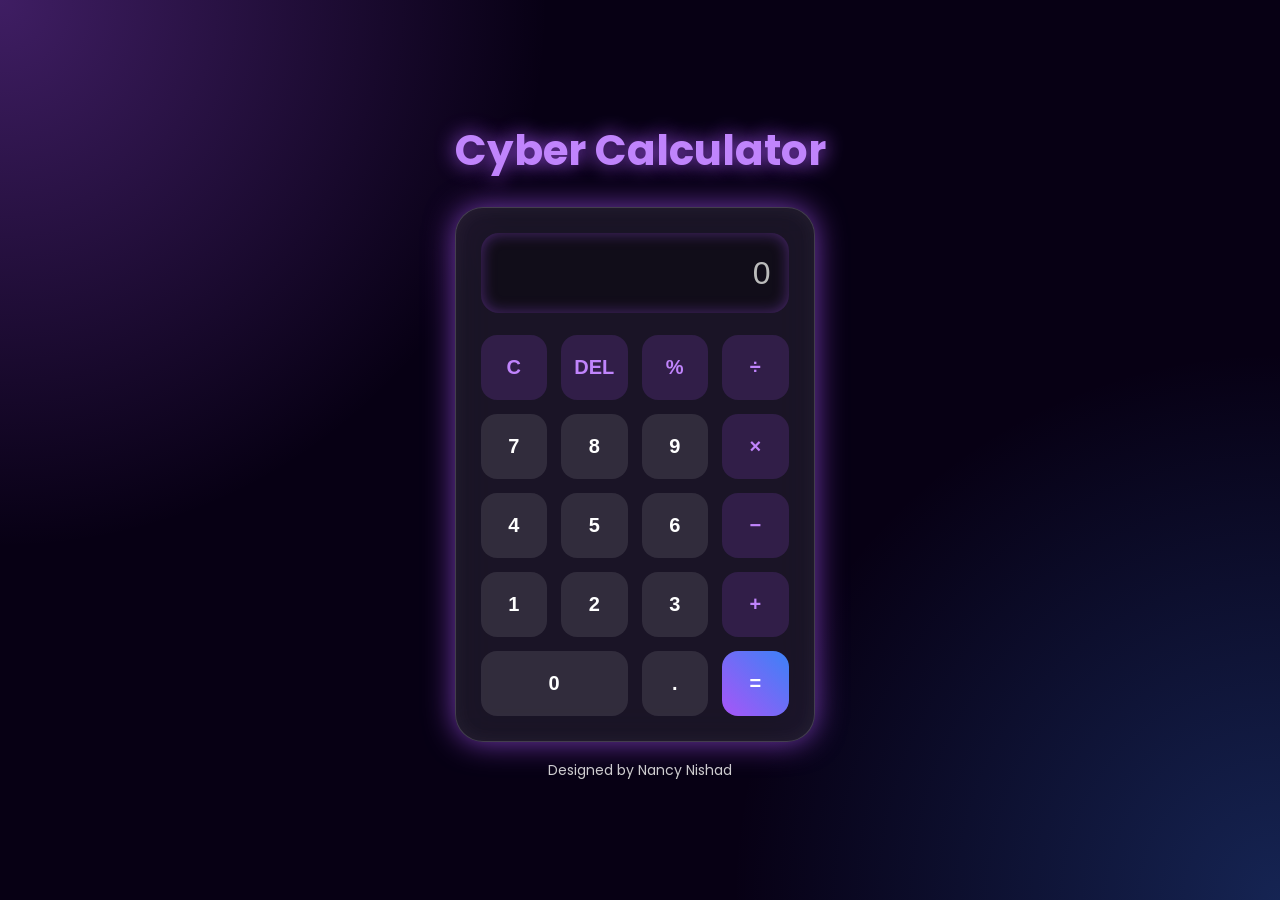
<file: calculator/index.html>
<!DOCTYPE html>
<html lang="en">
<head>
    <meta charset="UTF-8">
    <meta name="viewport" content="width=device-width, initial-scale=1.0">
    <title>Cyber Calculator</title>

    <link rel="stylesheet" href="style.css">

    <link href="https://fonts.googleapis.com/css2?family=Poppins:wght@400;500;600;700&display=swap" rel="stylesheet">
</head>

<body>

    <div class="calculator-container">

        <h1>Cyber Calculator</h1>

        <div class="calculator">

            <input type="text" id="display" placeholder="0" readonly>

            <div class="buttons">

                <button onclick="clearDisplay()" class="operator">C</button>
                <button onclick="deleteLast()" class="operator">DEL</button>
                <button onclick="appendValue('%')" class="operator">%</button>
                <button onclick="appendValue('/')" class="operator">÷</button>

                <button onclick="appendValue('7')">7</button>
                <button onclick="appendValue('8')">8</button>
                <button onclick="appendValue('9')">9</button>
                <button onclick="appendValue('*')" class="operator">×</button>

                <button onclick="appendValue('4')">4</button>
                <button onclick="appendValue('5')">5</button>
                <button onclick="appendValue('6')">6</button>
                <button onclick="appendValue('-')" class="operator">−</button>

                <button onclick="appendValue('1')">1</button>
                <button onclick="appendValue('2')">2</button>
                <button onclick="appendValue('3')">3</button>
                <button onclick="appendValue('+')" class="operator">+</button>

                <button onclick="appendValue('0')" class="zero">0</button>
                <button onclick="appendValue('.')">.</button>
                <button onclick="calculateResult()" class="equal">=</button>

            </div>

        </div>

        <p class="footer-text">Designed by Nancy Nishad</p>

    </div>

    <script src="script.js"></script>
</body>
</html>
</file>
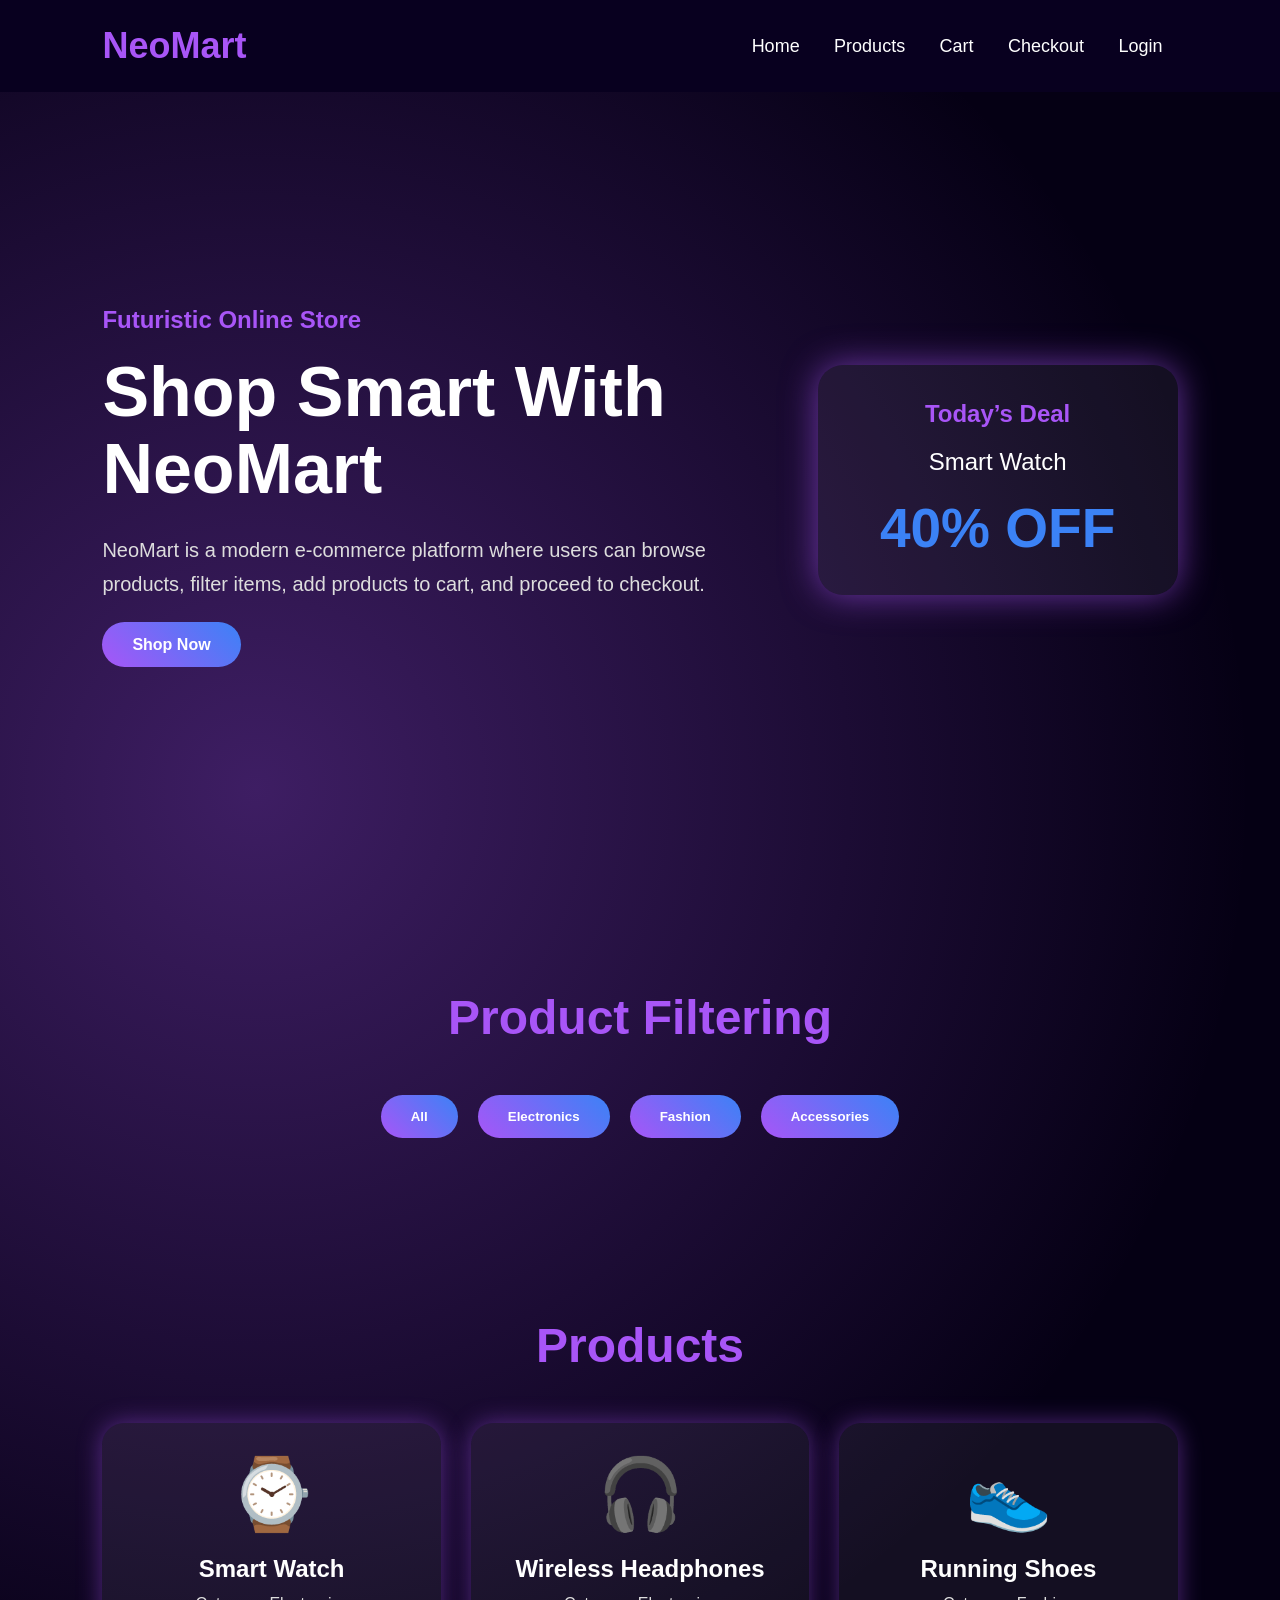
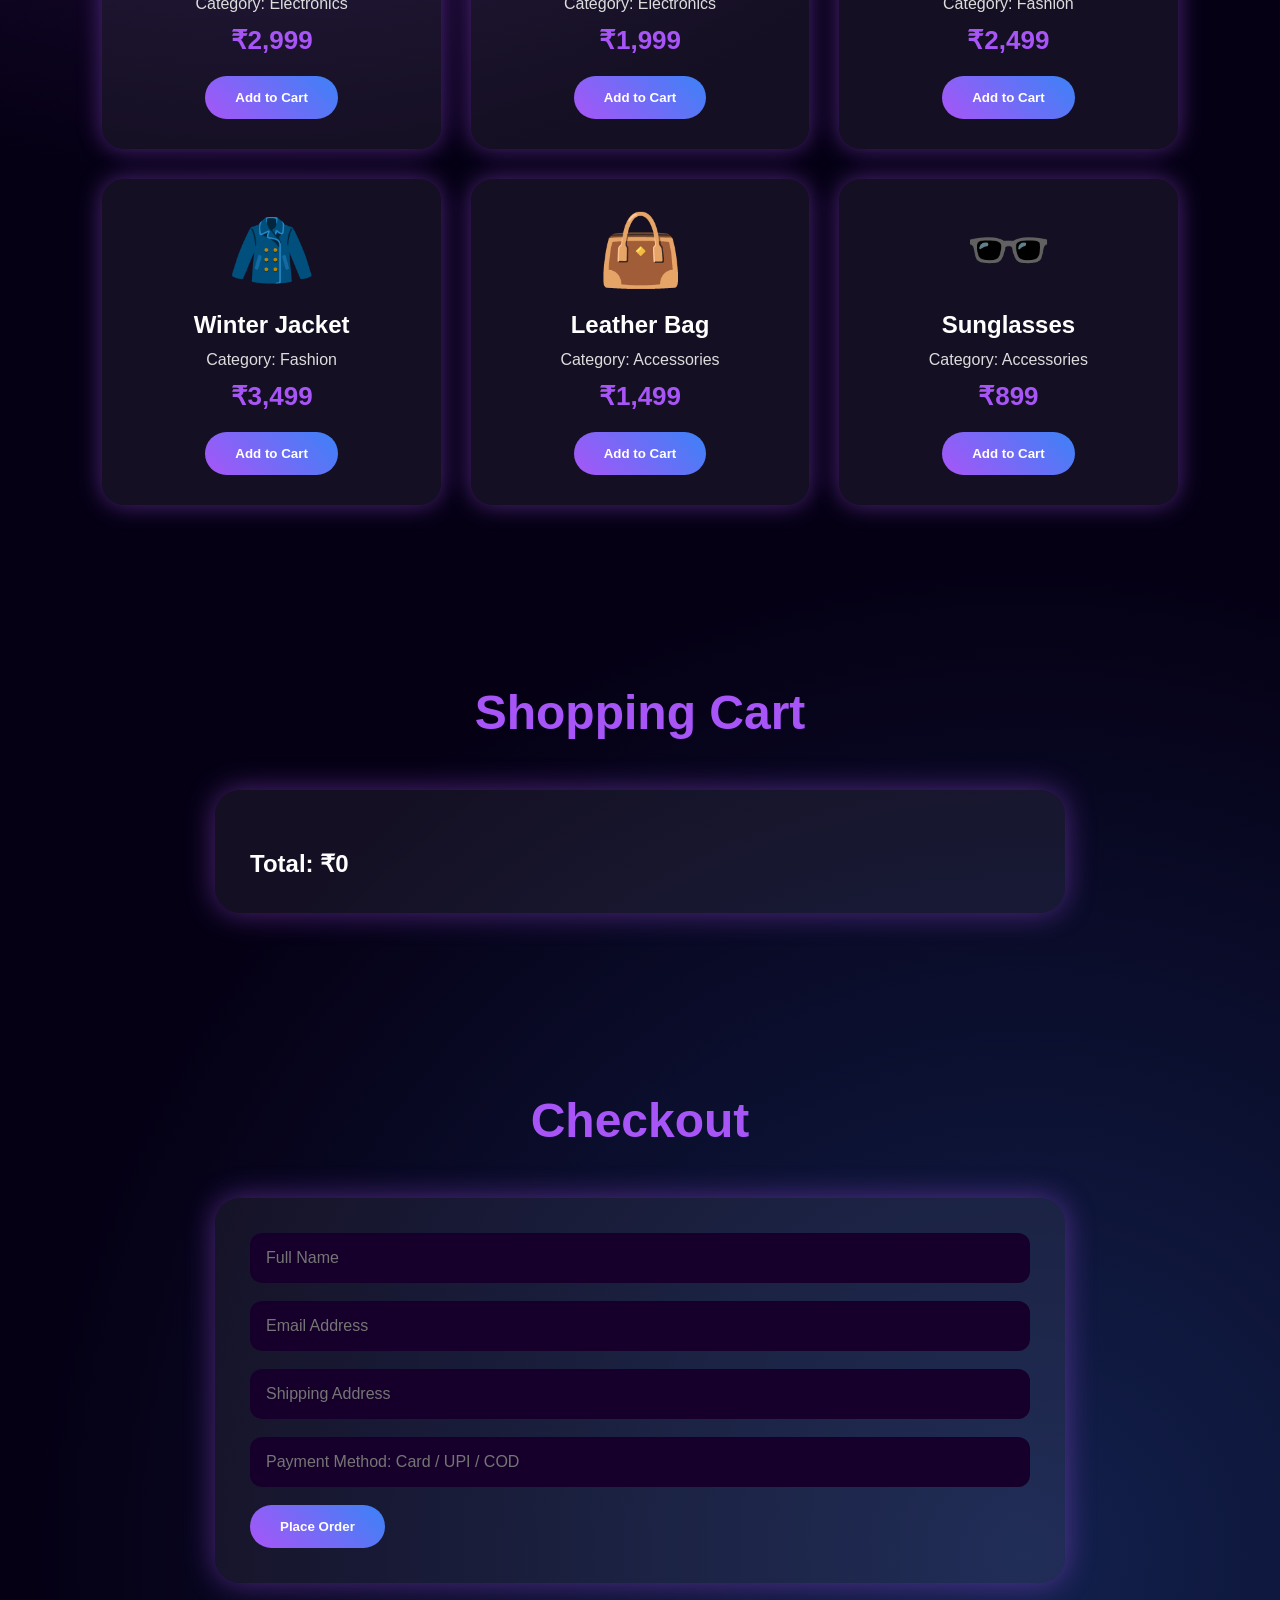
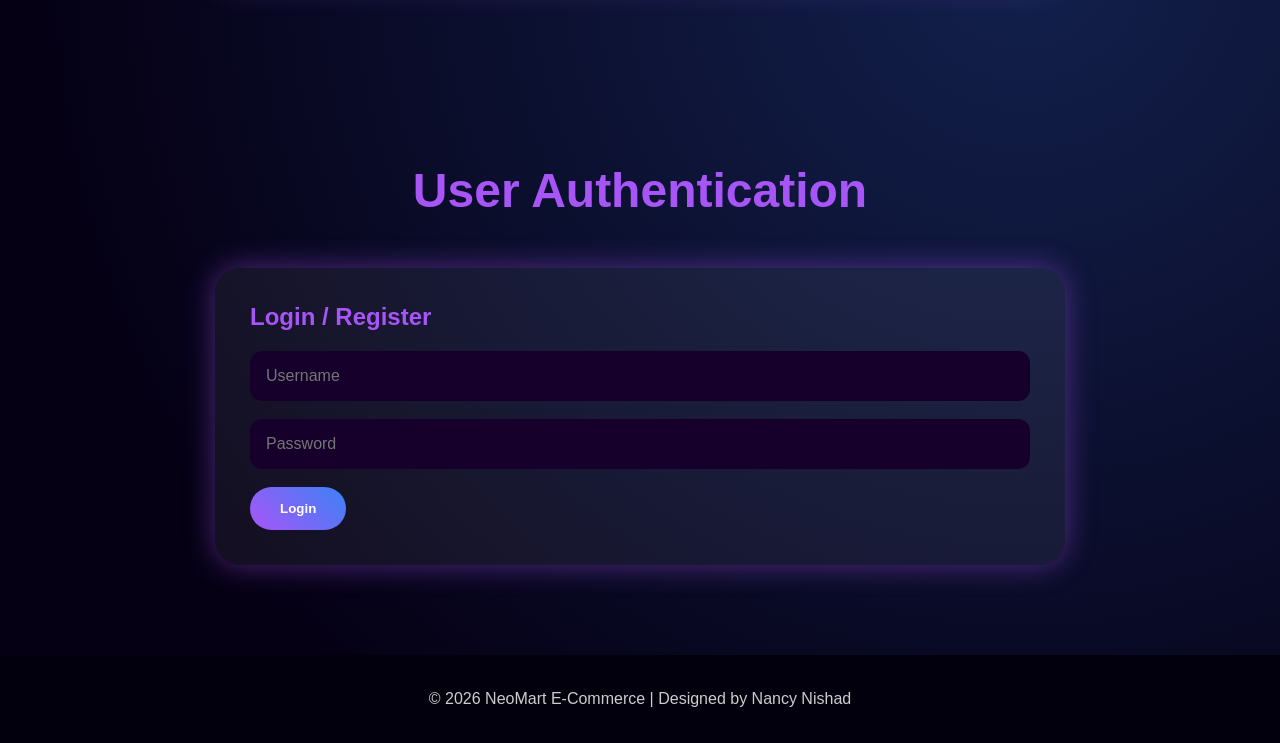
<file: ecommerce/index.html>
<!DOCTYPE html>
<html lang="en">
<head>
    <meta charset="UTF-8">
    <meta name="viewport" content="width=device-width, initial-scale=1.0">
    <title>NeoMart | E-Commerce Website</title>
    <link rel="stylesheet" href="style.css">
</head>
<body>

<header>
    <div class="logo">NeoMart</div>

    <nav>
        <a href="#home">Home</a>
        <a href="#products">Products</a>
        <a href="#cart">Cart</a>
        <a href="#checkout">Checkout</a>
        <a href="#login">Login</a>
    </nav>
</header>

<section class="hero" id="home">
    <div class="hero-text">
        <h3>Futuristic Online Store</h3>
        <h1>Shop Smart With NeoMart</h1>
        <p>
            NeoMart is a modern e-commerce platform where users can browse products,
            filter items, add products to cart, and proceed to checkout.
        </p>

        <a href="#products" class="btn">Shop Now</a>
    </div>

    <div class="hero-card">
        <h2>Today’s Deal</h2>
        <p>Smart Watch</p>
        <h1>40% OFF</h1>
    </div>
</section>

<section class="filter-section">
    <h1 class="section-title">Product Filtering</h1>

    <div class="filters">
        <button onclick="filterProducts('all')">All</button>
        <button onclick="filterProducts('electronics')">Electronics</button>
        <button onclick="filterProducts('fashion')">Fashion</button>
        <button onclick="filterProducts('accessories')">Accessories</button>
    </div>
</section>

<section class="products-section" id="products">
    <h1 class="section-title">Products</h1>

    <div class="products-grid">

        <div class="product-card" data-category="electronics">
            <div class="product-img">⌚</div>
            <h2>Smart Watch</h2>
            <p>Category: Electronics</p>
            <h3>₹2,999</h3>
            <button onclick="addToCart('Smart Watch', 2999)">Add to Cart</button>
        </div>

        <div class="product-card" data-category="electronics">
            <div class="product-img">🎧</div>
            <h2>Wireless Headphones</h2>
            <p>Category: Electronics</p>
            <h3>₹1,999</h3>
            <button onclick="addToCart('Wireless Headphones', 1999)">Add to Cart</button>
        </div>

        <div class="product-card" data-category="fashion">
            <div class="product-img">👟</div>
            <h2>Running Shoes</h2>
            <p>Category: Fashion</p>
            <h3>₹2,499</h3>
            <button onclick="addToCart('Running Shoes', 2499)">Add to Cart</button>
        </div>

        <div class="product-card" data-category="fashion">
            <div class="product-img">🧥</div>
            <h2>Winter Jacket</h2>
            <p>Category: Fashion</p>
            <h3>₹3,499</h3>
            <button onclick="addToCart('Winter Jacket', 3499)">Add to Cart</button>
        </div>

        <div class="product-card" data-category="accessories">
            <div class="product-img">👜</div>
            <h2>Leather Bag</h2>
            <p>Category: Accessories</p>
            <h3>₹1,499</h3>
            <button onclick="addToCart('Leather Bag', 1499)">Add to Cart</button>
        </div>

        <div class="product-card" data-category="accessories">
            <div class="product-img">🕶️</div>
            <h2>Sunglasses</h2>
            <p>Category: Accessories</p>
            <h3>₹899</h3>
            <button onclick="addToCart('Sunglasses', 899)">Add to Cart</button>
        </div>

    </div>
</section>

<section class="cart-section" id="cart">
    <h1 class="section-title">Shopping Cart</h1>

    <div class="cart-box">
        <ul id="cartItems"></ul>
        <h2>Total: ₹<span id="totalPrice">0</span></h2>
    </div>
</section>

<section class="checkout-section" id="checkout">
    <h1 class="section-title">Checkout</h1>

    <div class="checkout-card">
        <input type="text" placeholder="Full Name">
        <input type="email" placeholder="Email Address">
        <input type="text" placeholder="Shipping Address">
        <input type="text" placeholder="Payment Method: Card / UPI / COD">

        <button onclick="placeOrder()">Place Order</button>
    </div>
</section>

<section class="login-section" id="login">
    <h1 class="section-title">User Authentication</h1>

    <div class="login-card">
        <h2>Login / Register</h2>
        <input type="text" placeholder="Username">
        <input type="password" placeholder="Password">
        <button>Login</button>
    </div>
</section>

<div id="notification">Item added to cart ✅</div>

<footer>
    © 2026 NeoMart E-Commerce | Designed by Nancy Nishad
</footer>

<script src="script.js"></script>
</body>
</html>
</file>
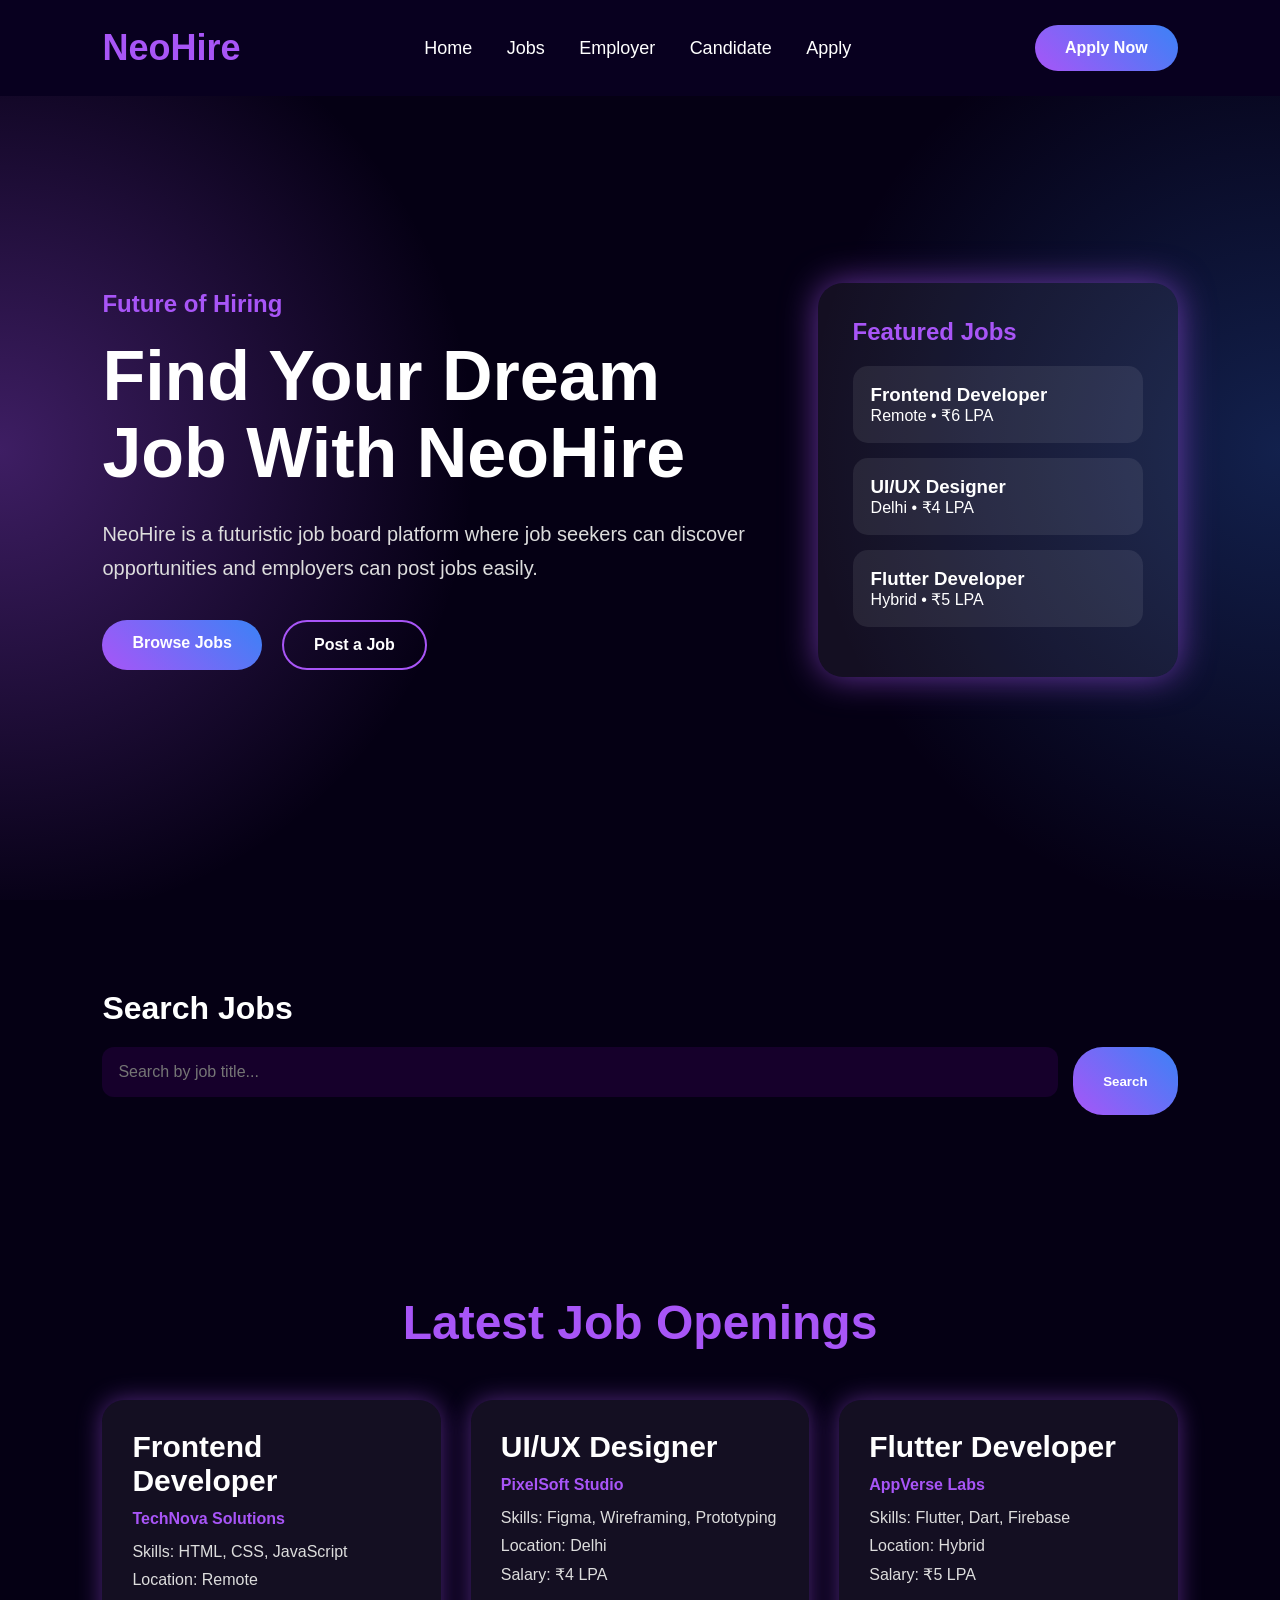
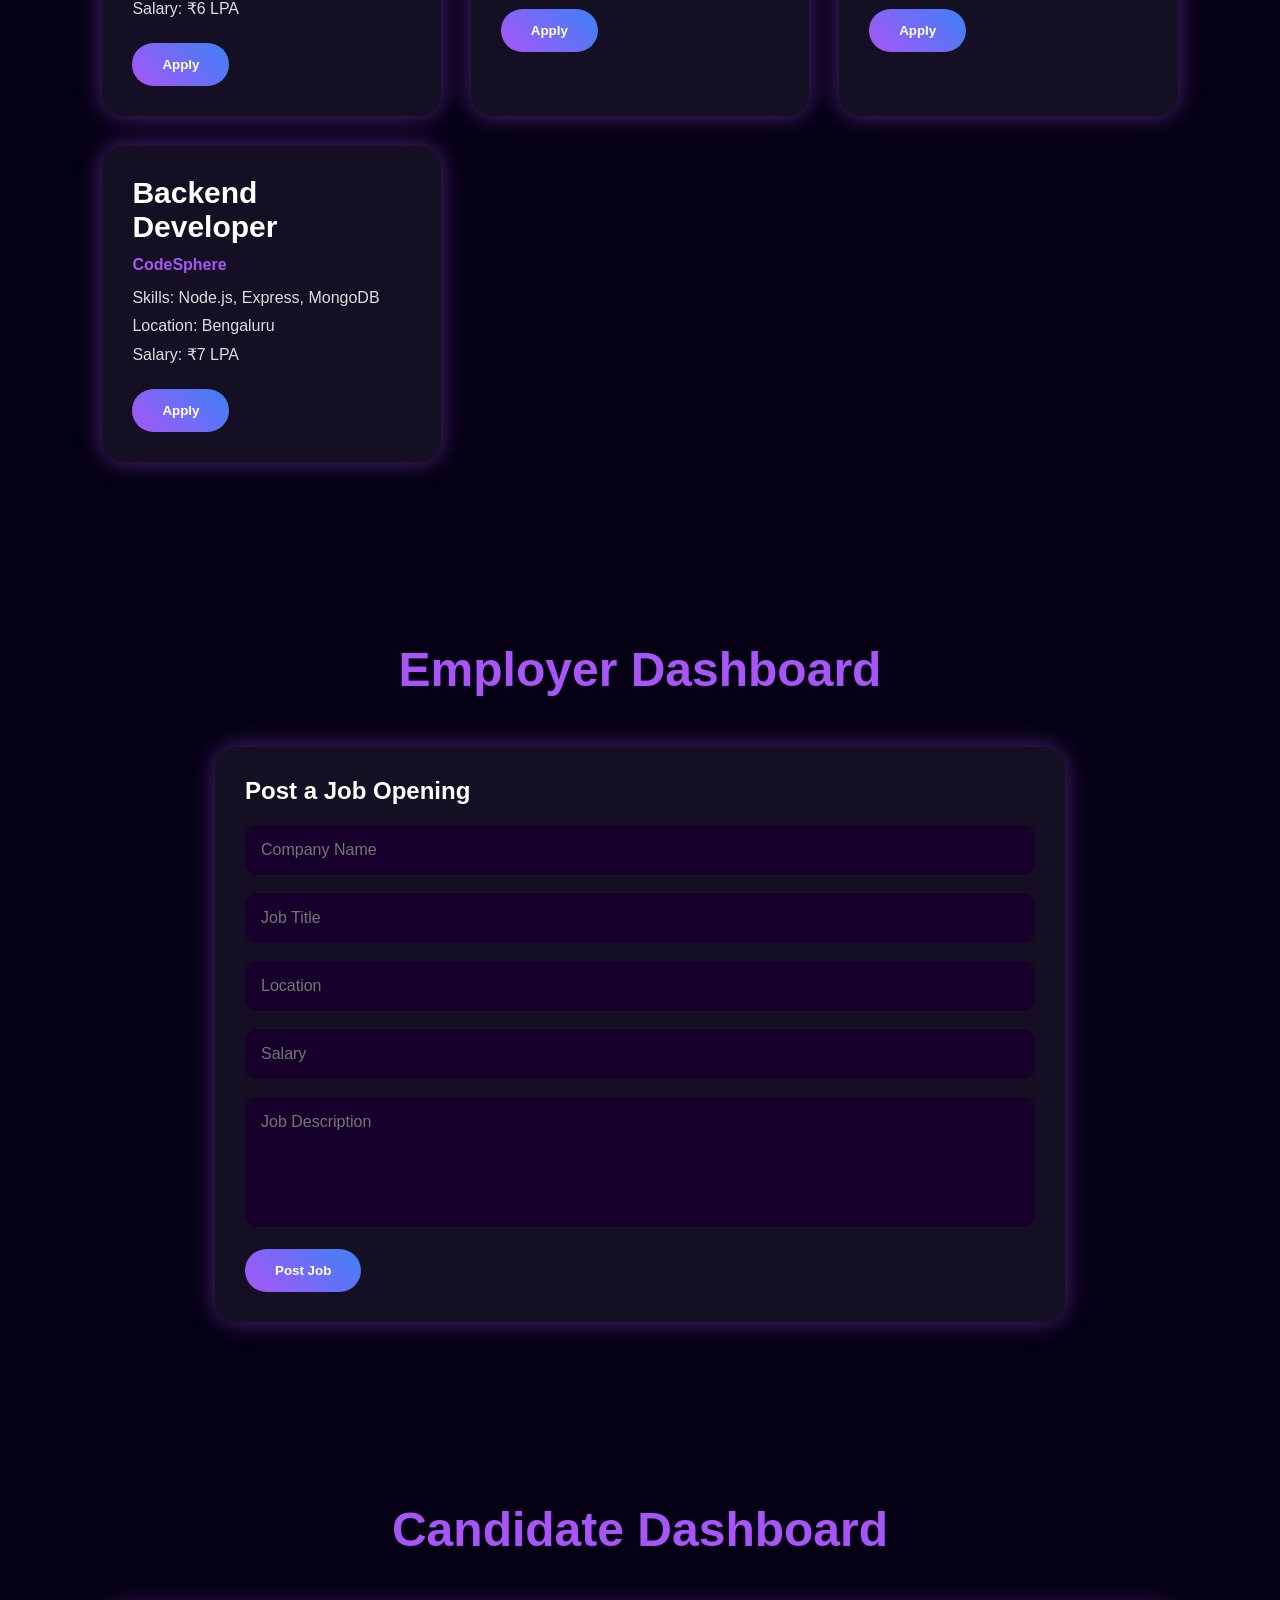
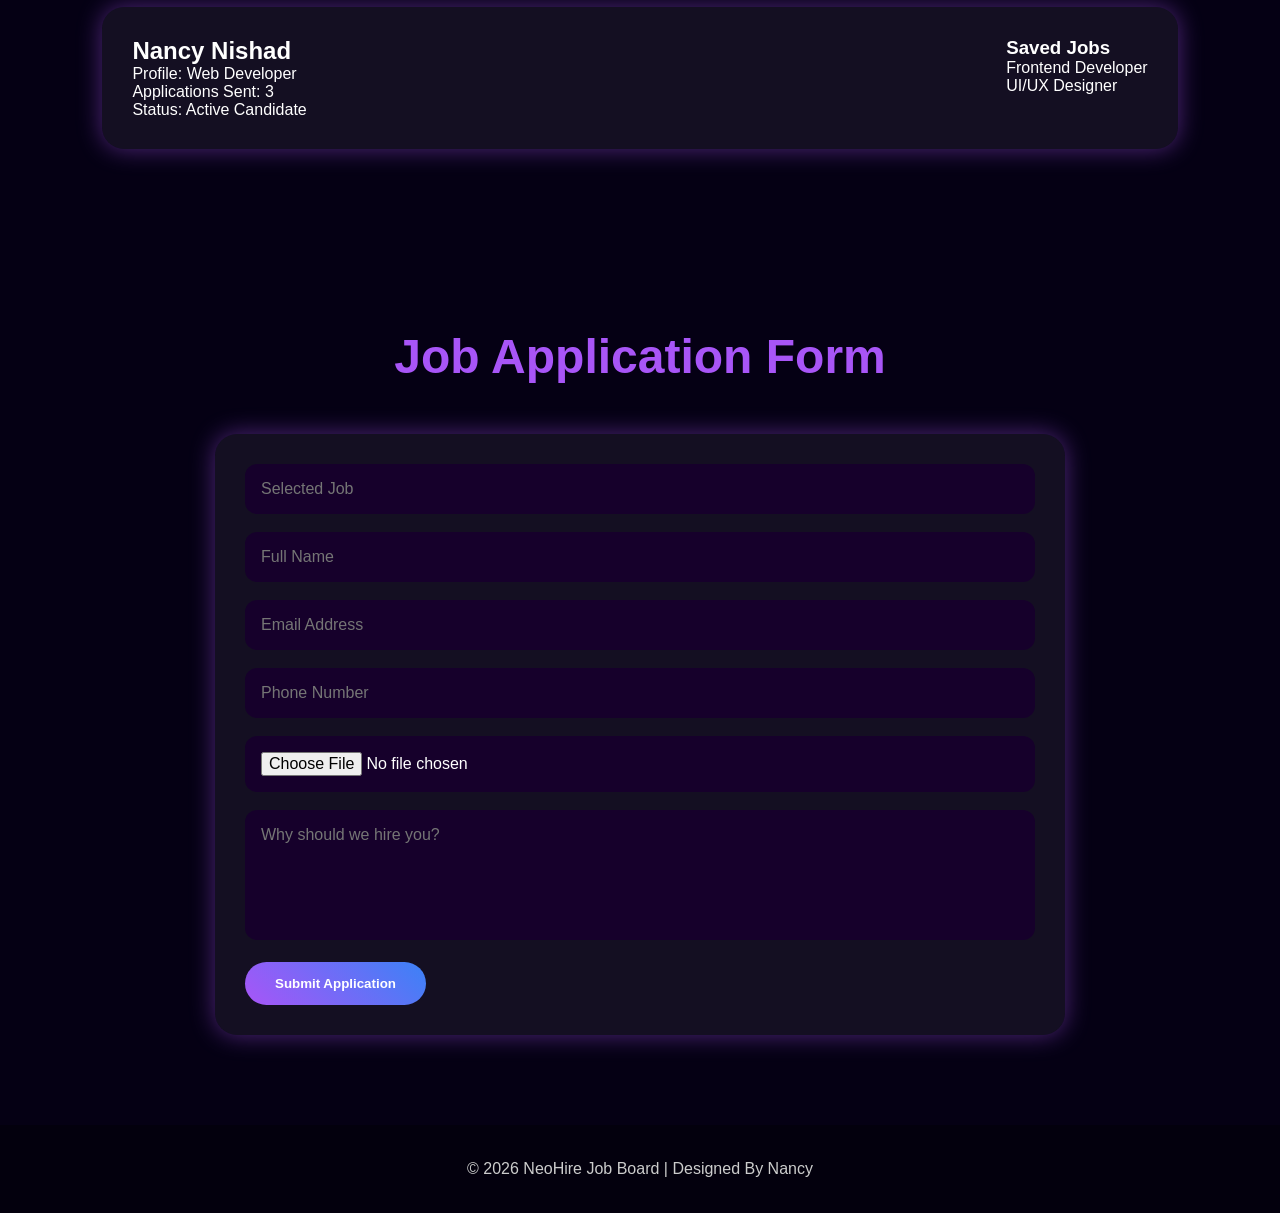
<file: job-board/index.html>
<!DOCTYPE html>
<html lang="en">
<head>
  <meta charset="UTF-8" />
  <meta name="viewport" content="width=device-width, initial-scale=1.0"/>
  <title>NeoHire Job Board</title>
  <link rel="stylesheet" href="style.css">
</head>
<body>

  <!-- Navbar -->
  <header>
    <div class="logo">NeoHire</div>

    <nav>
      <a href="#home">Home</a>
      <a href="#jobs">Jobs</a>
      <a href="#employer">Employer</a>
      <a href="#candidate">Candidate</a>
      <a href="#apply">Apply</a>
    </nav>

    <a href="#apply" class="apply-btn">Apply Now</a>
  </header>

  <!-- Hero -->
  <section class="hero" id="home">

    <div class="hero-text">
      <h3>Future of Hiring</h3>

      <h1>
        Find Your Dream <br>
        Job With NeoHire
      </h1>

      <p>
        NeoHire is a futuristic job board platform where job seekers can
        discover opportunities and employers can post jobs easily.
      </p>

      <div class="hero-buttons">
        <a href="#jobs" class="btn">Browse Jobs</a>
        <a href="#employer" class="btn-outline">Post a Job</a>
      </div>
    </div>

    <div class="featured-card">
      <h2>Featured Jobs</h2>

      <div class="mini-job">
        <h3>Frontend Developer</h3>
        <p>Remote • ₹6 LPA</p>
      </div>

      <div class="mini-job">
        <h3>UI/UX Designer</h3>
        <p>Delhi • ₹4 LPA</p>
      </div>

      <div class="mini-job">
        <h3>Flutter Developer</h3>
        <p>Hybrid • ₹5 LPA</p>
      </div>

    </div>

  </section>

  <!-- Search -->
  <section class="search-section">

    <h2>Search Jobs</h2>

    <div class="search-box">
      <input type="text" id="searchInput" placeholder="Search by job title...">
      <button onclick="searchJobs()">Search</button>
    </div>

  </section>

  <!-- Jobs -->
  <section class="jobs-section" id="jobs">

    <h1 class="section-title">Latest Job Openings</h1>

    <div class="jobs-grid">

      <div class="job-card">
        <h2>Frontend Developer</h2>
        <h4>TechNova Solutions</h4>

        <p>Skills: HTML, CSS, JavaScript</p>
        <p>Location: Remote</p>
        <p>Salary: ₹6 LPA</p>

        <button class="apply-job-btn">Apply</button>
      </div>

      <div class="job-card">
        <h2>UI/UX Designer</h2>
        <h4>PixelSoft Studio</h4>

        <p>Skills: Figma, Wireframing, Prototyping</p>
        <p>Location: Delhi</p>
        <p>Salary: ₹4 LPA</p>

        <button class="apply-job-btn">Apply</button>
      </div>

      <div class="job-card">
        <h2>Flutter Developer</h2>
        <h4>AppVerse Labs</h4>

        <p>Skills: Flutter, Dart, Firebase</p>
        <p>Location: Hybrid</p>
        <p>Salary: ₹5 LPA</p>

        <button class="apply-job-btn">Apply</button>
      </div>

      <div class="job-card">
        <h2>Backend Developer</h2>
        <h4>CodeSphere</h4>

        <p>Skills: Node.js, Express, MongoDB</p>
        <p>Location: Bengaluru</p>
        <p>Salary: ₹7 LPA</p>

        <button class="apply-job-btn">Apply</button>
      </div>

    </div>

  </section>

  <!-- Employer -->
  <section class="dashboard-section" id="employer">

    <h1 class="section-title">Employer Dashboard</h1>

    <div class="dashboard-card">

      <h2>Post a Job Opening</h2>

      <input type="text" placeholder="Company Name">
      <input type="text" placeholder="Job Title">
      <input type="text" placeholder="Location">
      <input type="text" placeholder="Salary">

      <textarea placeholder="Job Description"></textarea>

      <button>Post Job</button>

    </div>

  </section>

  <!-- Candidate -->
  <section class="dashboard-section" id="candidate">

    <h1 class="section-title">Candidate Dashboard</h1>

    <div class="candidate-card">

      <div>
        <h2>Nancy Nishad</h2>
        <p>Profile: Web Developer</p>
        <p>Applications Sent: 3</p>
        <p>Status: Active Candidate</p>
      </div>

      <div>
        <h3>Saved Jobs</h3>
        <p>Frontend Developer</p>
        <p>UI/UX Designer</p>
      </div>

    </div>

  </section>

  <!-- Apply -->
  <section class="apply-section" id="apply">

    <h1 class="section-title">Job Application Form</h1>

    <div class="apply-card">

      <input type="text" placeholder="Selected Job">
      <input type="text" placeholder="Full Name">
      <input type="email" placeholder="Email Address">
      <input type="text" placeholder="Phone Number">

      <input type="file">

      <textarea placeholder="Why should we hire you?"></textarea>

      <button onclick="showNotification()">
        Submit Application
      </button>

    </div>

  </section>

  <!-- Notification -->
  <div id="notification">
    Application Submitted Successfully 🚀
  </div>

  <!-- Footer -->
  <footer>
    © 2026 NeoHire Job Board | Designed By Nancy
  </footer>

  <script src="script.js"></script>

</body>
</html>
</file>
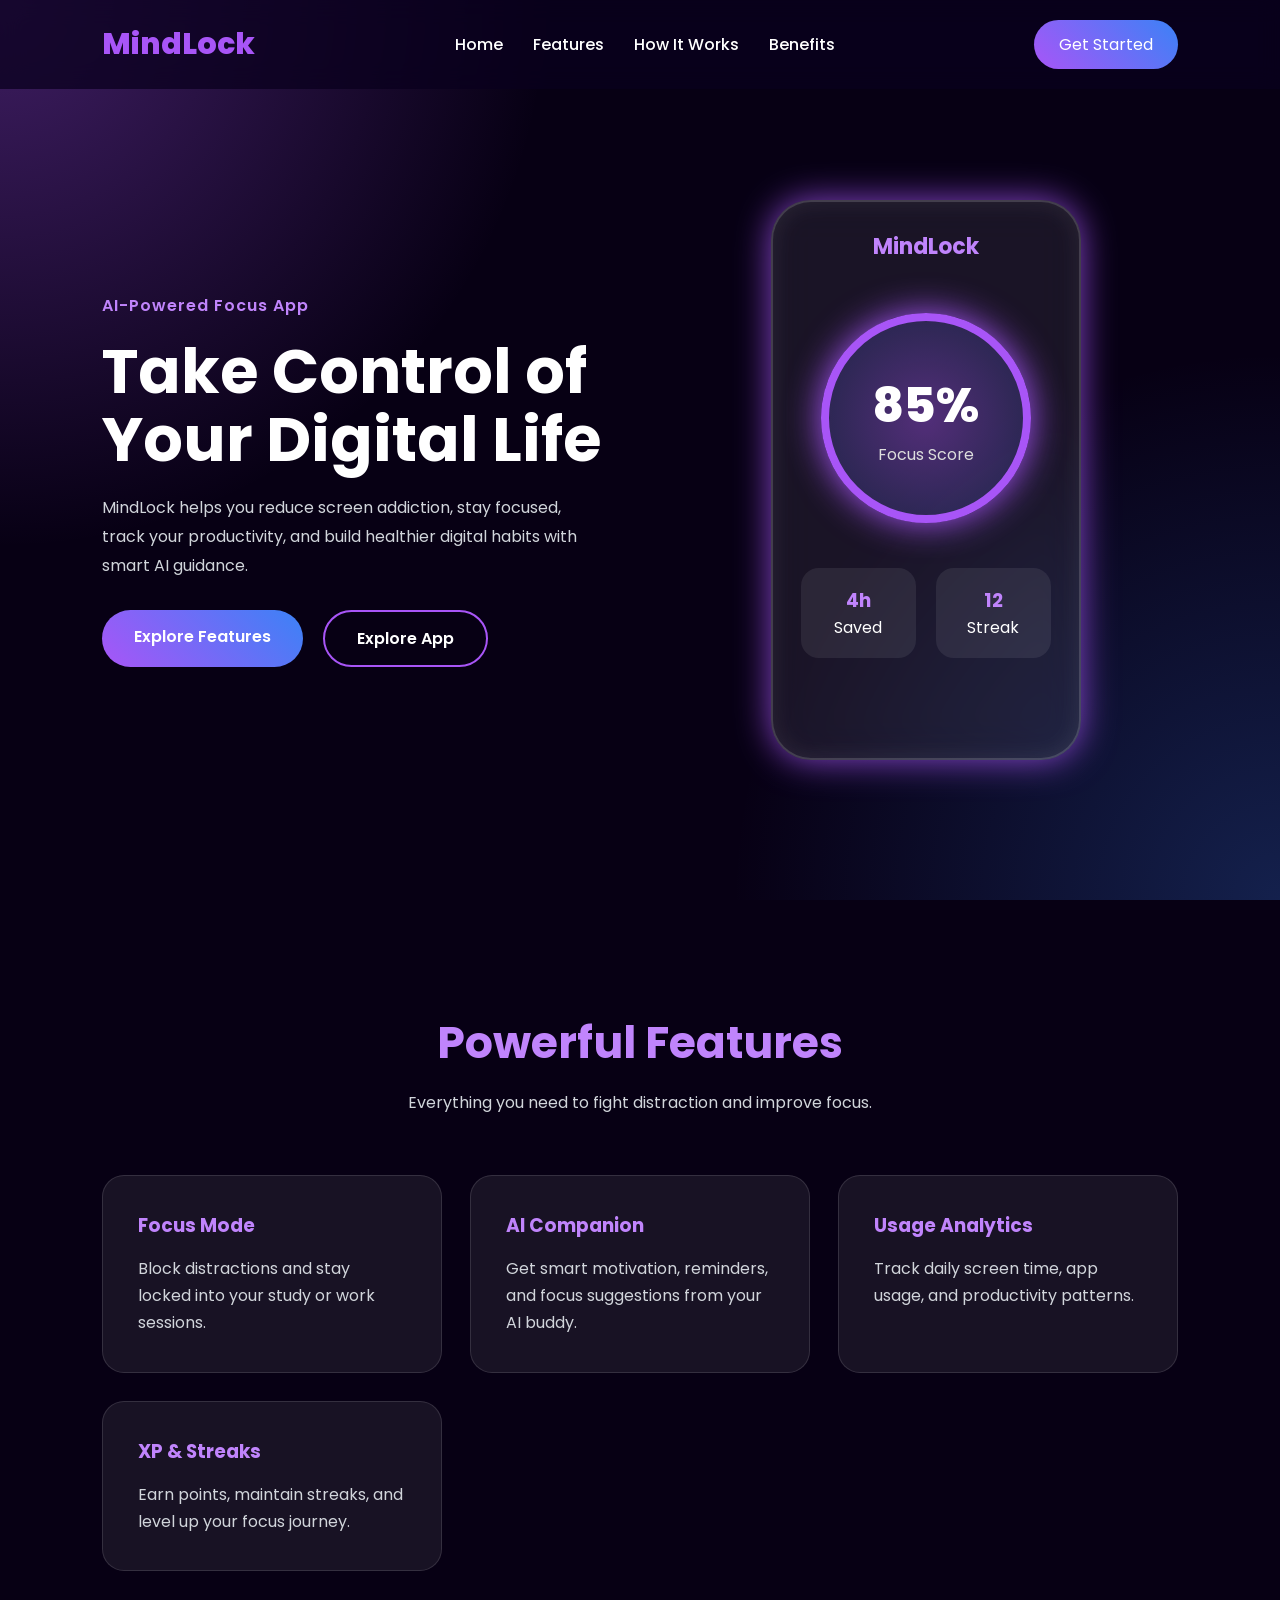
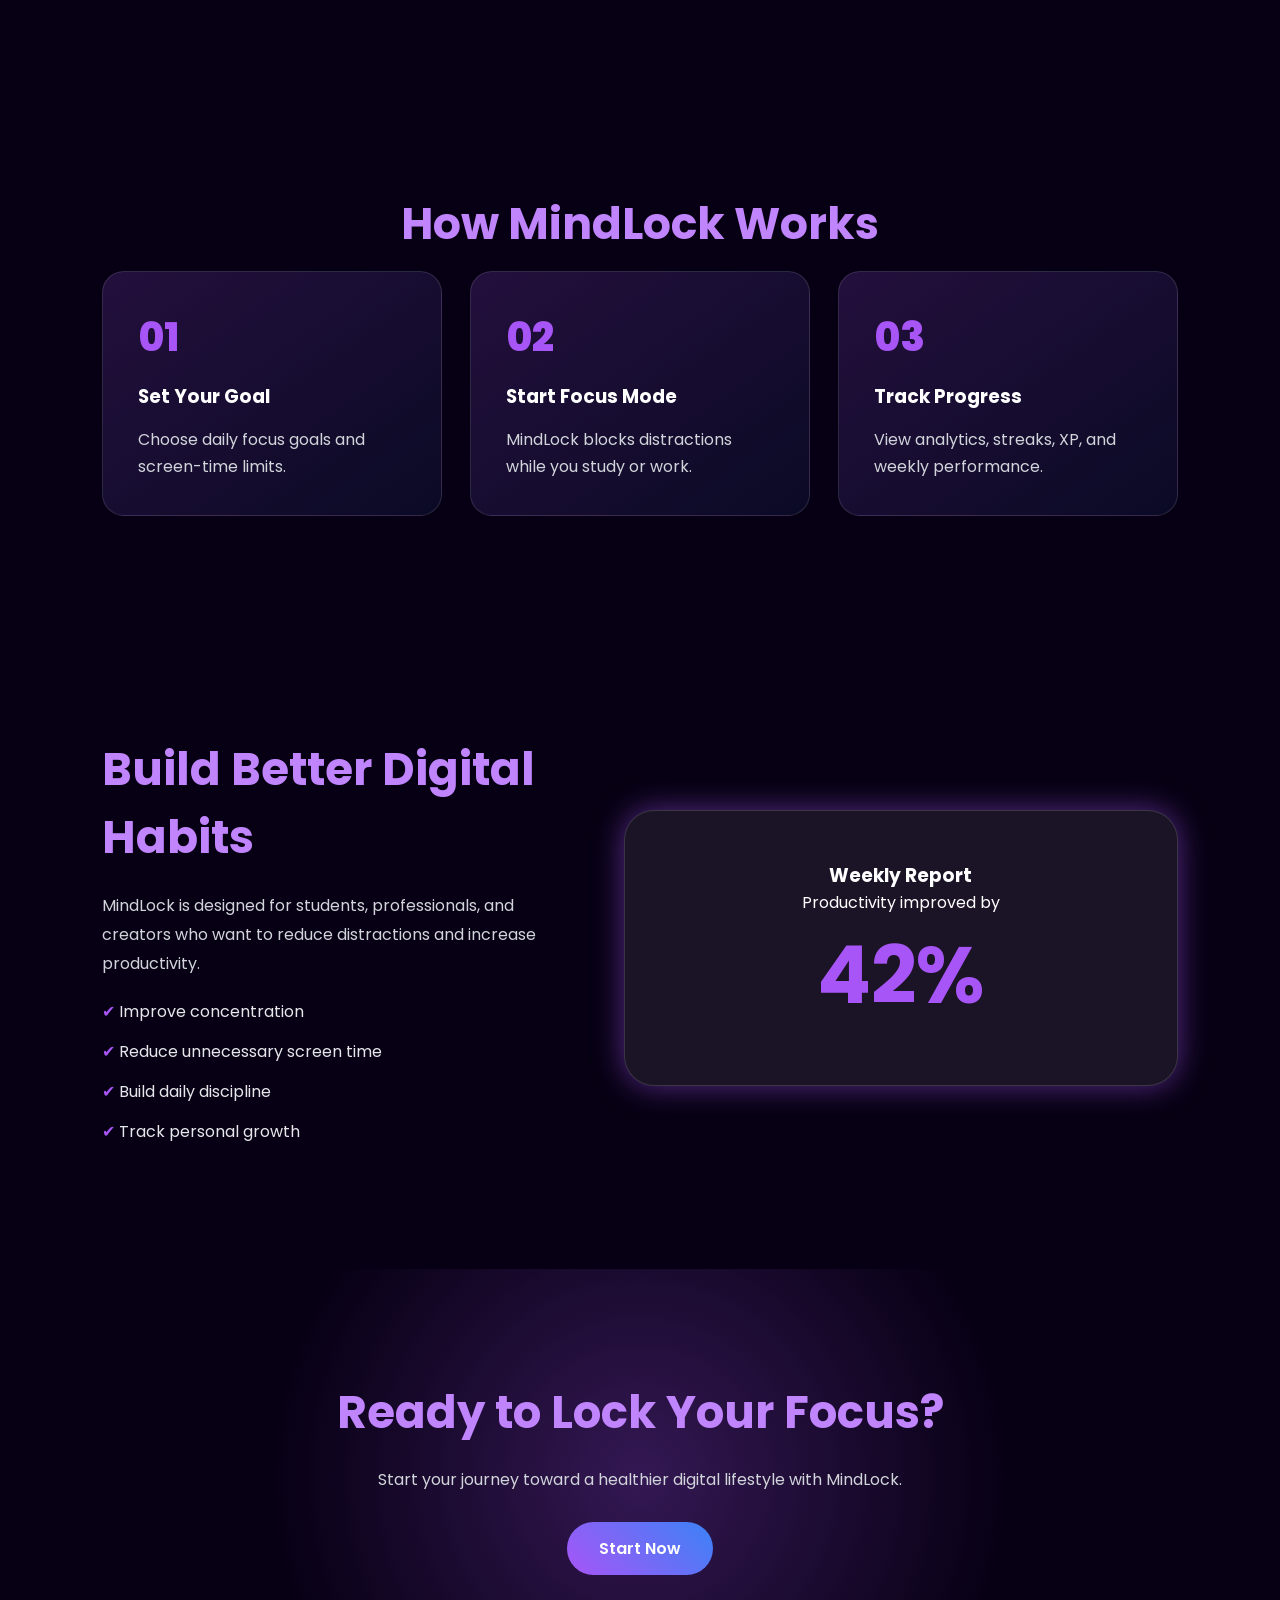
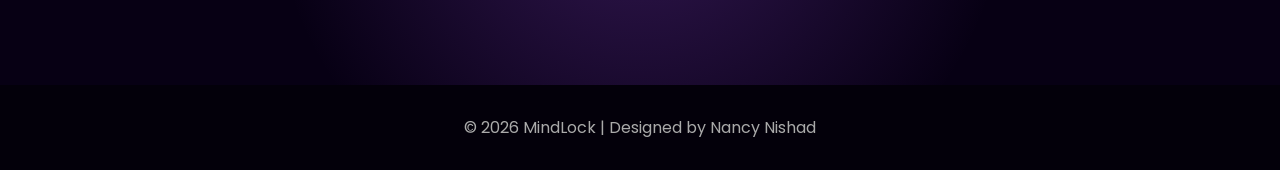
<file: landing-page/index.html>
<!DOCTYPE html>
<html lang="en">
<head>
    <meta charset="UTF-8">
    <meta name="viewport" content="width=device-width, initial-scale=1.0">
    <title>MindLock Landing Page</title>

    <link rel="stylesheet" href="style.css">

    <link href="https://fonts.googleapis.com/css2?family=Poppins:wght@300;400;500;600;700;800&display=swap" rel="stylesheet">
</head>

<body>

    <!-- HEADER -->
    <header>
        <nav>
            <h1 class="logo">MindLock</h1>

            <ul>
                <li><a href="#home">Home</a></li>
                <li><a href="#features">Features</a></li>
                <li><a href="#work">How It Works</a></li>
                <li><a href="#benefits">Benefits</a></li>
            </ul>

            <a href="#download" class="nav-btn">Get Started</a>
        </nav>
    </header>

    <!-- HERO -->
    <section class="hero" id="home">

        <div class="hero-text">
            <span class="tagline">AI-Powered Focus App</span>

            <h1>Take Control of Your Digital Life</h1>

            <p>
                MindLock helps you reduce screen addiction, stay focused,
                track your productivity, and build healthier digital habits
                with smart AI guidance.
            </p>

            <div class="hero-buttons">
                <a href="#features" class="btn">Explore Features</a>
                <a href="#features" class="btn secondary-btn">Explore App</a>
            </div>
        </div>

        <div class="hero-card">
            <div class="phone-mockup">
                <div class="app-header">MindLock</div>

                <div class="focus-circle">
                    <span>85%</span>
                    <p>Focus Score</p>
                </div>

                <div class="mini-stats">
                    <div>
                        <h3>4h</h3>
                        <p>Saved</p>
                    </div>

                    <div>
                        <h3>12</h3>
                        <p>Streak</p>
                    </div>
                </div>
            </div>
        </div>

    </section>

    <!-- FEATURES -->
    <section class="features" id="features">

        <h2 class="section-title">Powerful Features</h2>

        <p class="section-subtitle">
            Everything you need to fight distraction and improve focus.
        </p>

        <div class="feature-container">

            <div class="feature-card">
                <h3>Focus Mode</h3>
                <p>Block distractions and stay locked into your study or work sessions.</p>
            </div>

            <div class="feature-card">
                <h3>AI Companion</h3>
                <p>Get smart motivation, reminders, and focus suggestions from your AI buddy.</p>
            </div>

            <div class="feature-card">
                <h3>Usage Analytics</h3>
                <p>Track daily screen time, app usage, and productivity patterns.</p>
            </div>

            <div class="feature-card">
                <h3>XP & Streaks</h3>
                <p>Earn points, maintain streaks, and level up your focus journey.</p>
            </div>

        </div>

    </section>

    <!-- HOW IT WORKS -->
    <section class="work" id="work">

        <h2 class="section-title">How MindLock Works</h2>

        <div class="steps-container">

            <div class="step">
                <span>01</span>
                <h3>Set Your Goal</h3>
                <p>Choose daily focus goals and screen-time limits.</p>
            </div>

            <div class="step">
                <span>02</span>
                <h3>Start Focus Mode</h3>
                <p>MindLock blocks distractions while you study or work.</p>
            </div>

            <div class="step">
                <span>03</span>
                <h3>Track Progress</h3>
                <p>View analytics, streaks, XP, and weekly performance.</p>
            </div>

        </div>

    </section>

    <!-- BENEFITS -->
    <section class="benefits" id="benefits">

        <div class="benefit-text">
            <h2>Build Better Digital Habits</h2>

            <p>
                MindLock is designed for students, professionals, and creators
                who want to reduce distractions and increase productivity.
            </p>

            <ul>
                <li>Improve concentration</li>
                <li>Reduce unnecessary screen time</li>
                <li>Build daily discipline</li>
                <li>Track personal growth</li>
            </ul>
        </div>

        <div class="benefit-box">
            <h3>Weekly Report</h3>
            <p>Productivity improved by</p>
            <h1>42%</h1>
        </div>

    </section>

    <!-- DOWNLOAD -->
    <section class="download" id="download">

        <h2>Ready to Lock Your Focus?</h2>

        <p>
            Start your journey toward a healthier digital lifestyle with MindLock.
        </p>

        <a href="#features" class="btn">Start Now</a>

    </section>

    <!-- FOOTER -->
    <footer>
        <p>© 2026 MindLock | Designed by Nancy Nishad</p>
    </footer>

    <script src="script.js"></script>
</body>
</html>
</file>
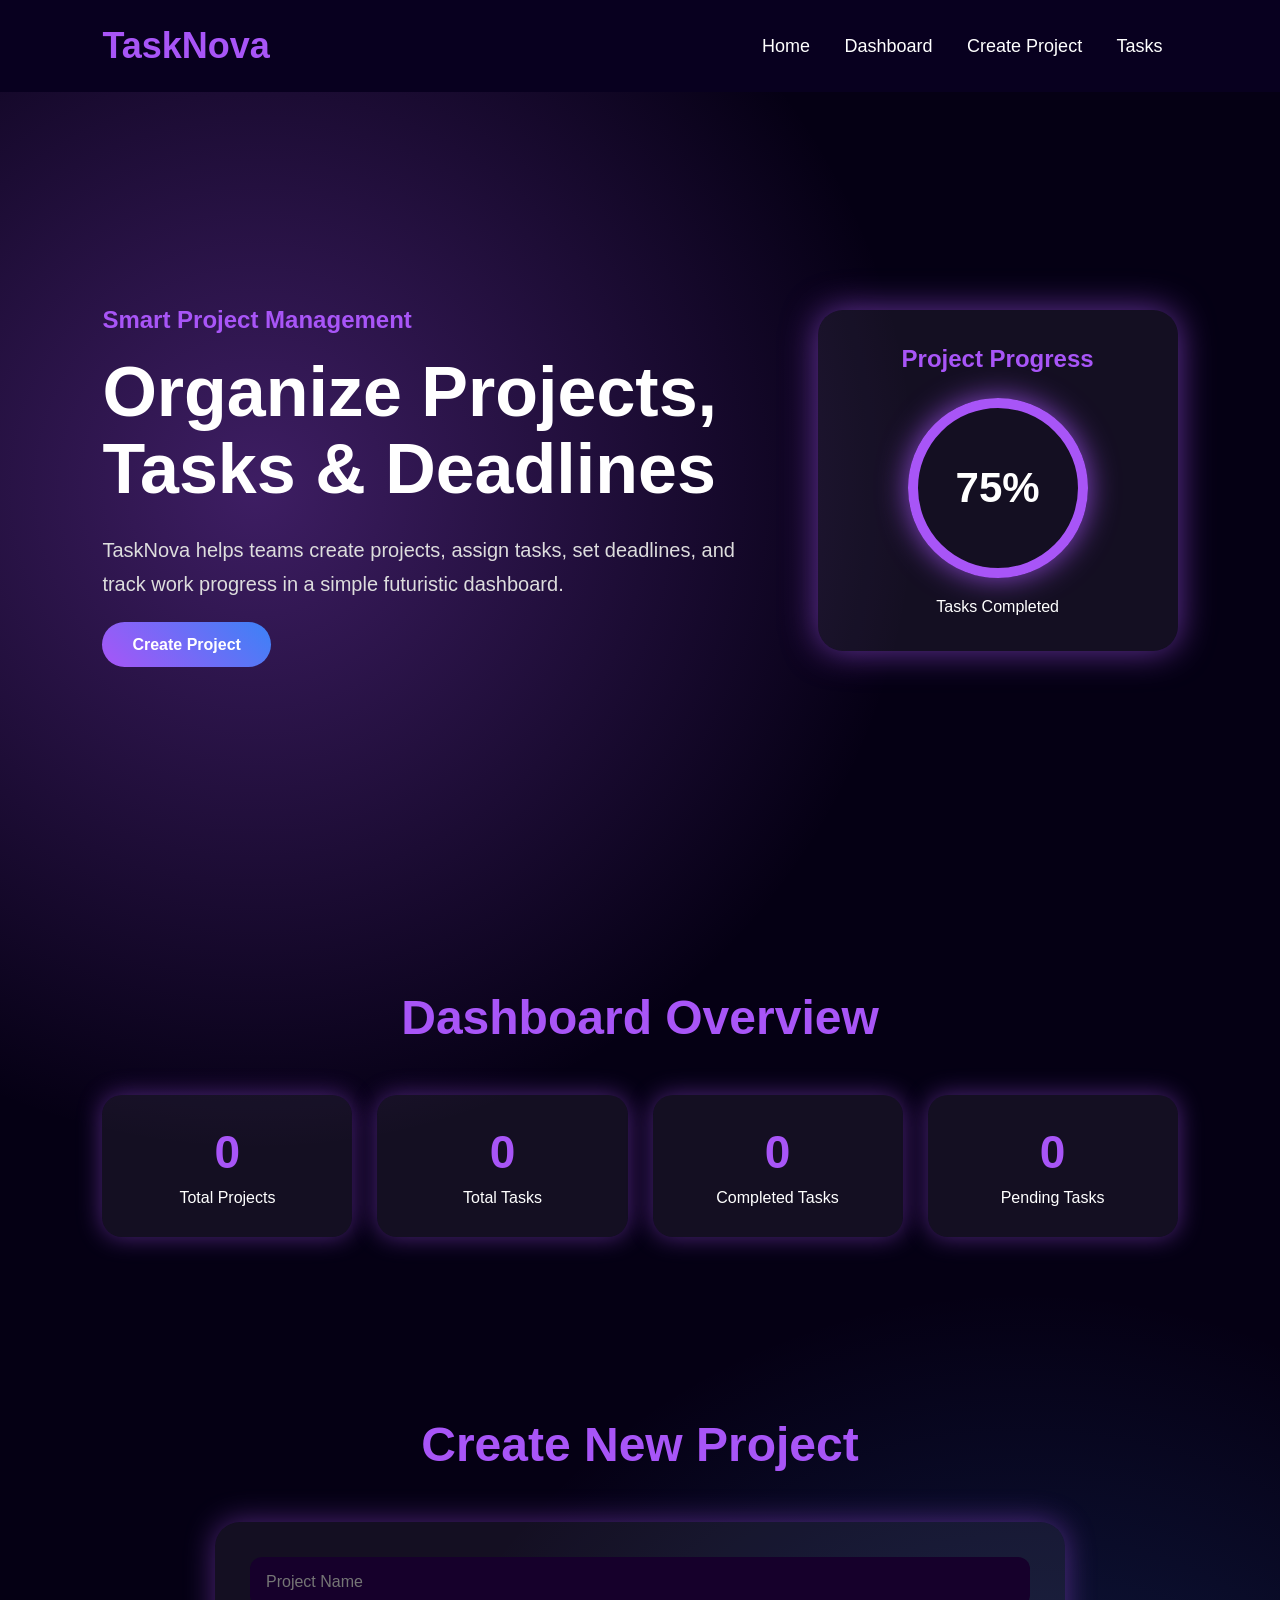
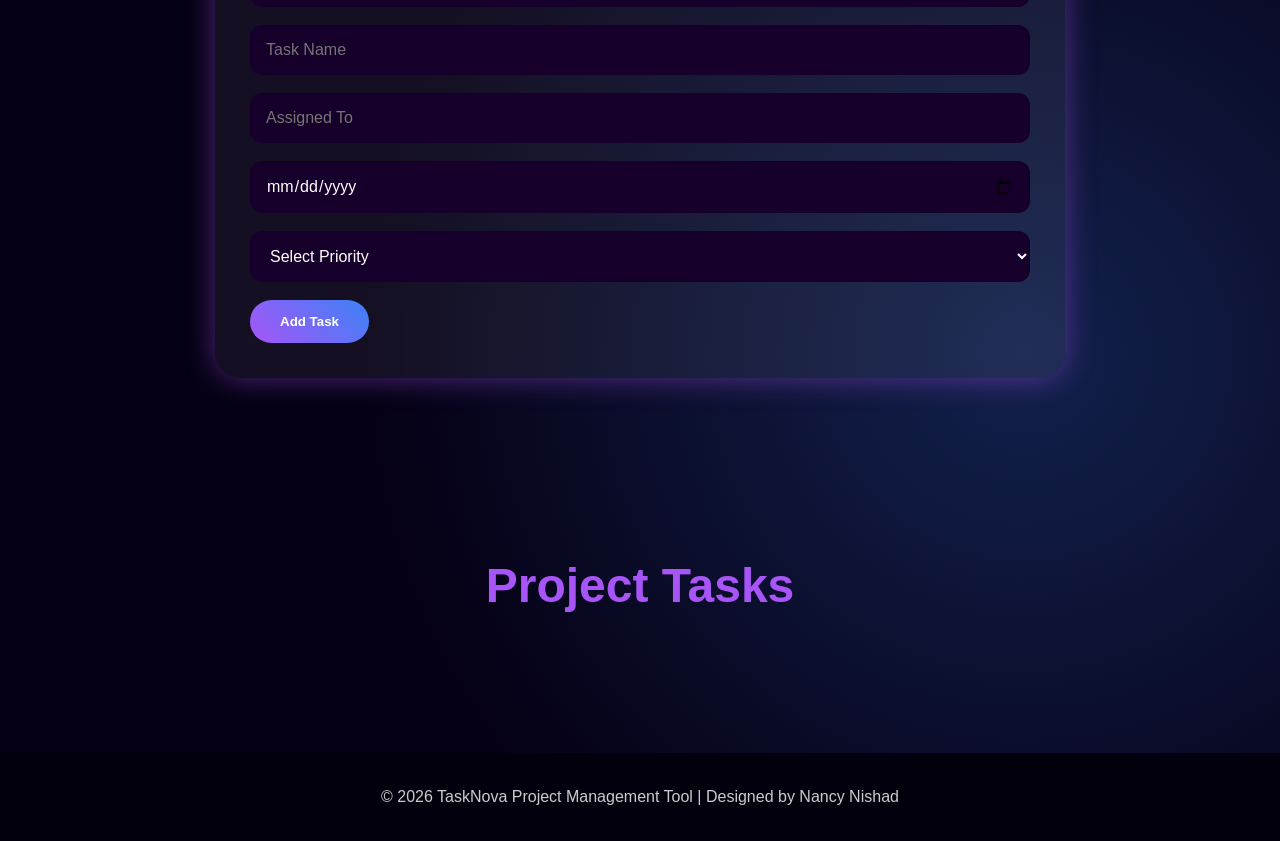
<file: project-management/index.html>
<!DOCTYPE html>
<html lang="en">
<head>
    <meta charset="UTF-8">
    <meta name="viewport" content="width=device-width, initial-scale=1.0">
    <title>TaskNova | Project Management Tool</title>
    <link rel="stylesheet" href="style.css">
</head>
<body>

<header>
    <div class="logo">TaskNova</div>
    <nav>
        <a href="#home">Home</a>
        <a href="#dashboard">Dashboard</a>
        <a href="#create">Create Project</a>
        <a href="#tasks">Tasks</a>
    </nav>
</header>

<section class="hero" id="home">
    <div class="hero-text">
        <h3>Smart Project Management</h3>
        <h1>Organize Projects, Tasks & Deadlines</h1>
        <p>
            TaskNova helps teams create projects, assign tasks, set deadlines,
            and track work progress in a simple futuristic dashboard.
        </p>
        <a href="#create" class="btn">Create Project</a>
    </div>

    <div class="hero-card">
        <h2>Project Progress</h2>
        <div class="progress-circle">75%</div>
        <p>Tasks Completed</p>
    </div>
</section>

<section class="dashboard" id="dashboard">
    <h1 class="section-title">Dashboard Overview</h1>

    <div class="stats-grid">
        <div class="stat-card">
            <h2 id="totalProjects">0</h2>
            <p>Total Projects</p>
        </div>

        <div class="stat-card">
            <h2 id="totalTasks">0</h2>
            <p>Total Tasks</p>
        </div>

        <div class="stat-card">
            <h2 id="completedTasks">0</h2>
            <p>Completed Tasks</p>
        </div>

        <div class="stat-card">
            <h2 id="pendingTasks">0</h2>
            <p>Pending Tasks</p>
        </div>
    </div>
</section>

<section class="create-section" id="create">
    <h1 class="section-title">Create New Project</h1>

    <div class="form-card">
        <input type="text" id="projectName" placeholder="Project Name">
        <input type="text" id="taskName" placeholder="Task Name">
        <input type="text" id="assignedTo" placeholder="Assigned To">
        <input type="date" id="deadline">
        <select id="priority">
            <option value="">Select Priority</option>
            <option value="High">High Priority</option>
            <option value="Medium">Medium Priority</option>
            <option value="Low">Low Priority</option>
        </select>

        <button onclick="addTask()">Add Task</button>
    </div>
</section>

<section class="tasks-section" id="tasks">
    <h1 class="section-title">Project Tasks</h1>

    <div id="taskList" class="task-list"></div>
</section>

<div id="notification">Task Added Successfully ✅</div>

<footer>
    © 2026 TaskNova Project Management Tool | Designed by Nancy Nishad
</footer>

<script src="script.js"></script>
</body>
</html>
</file>
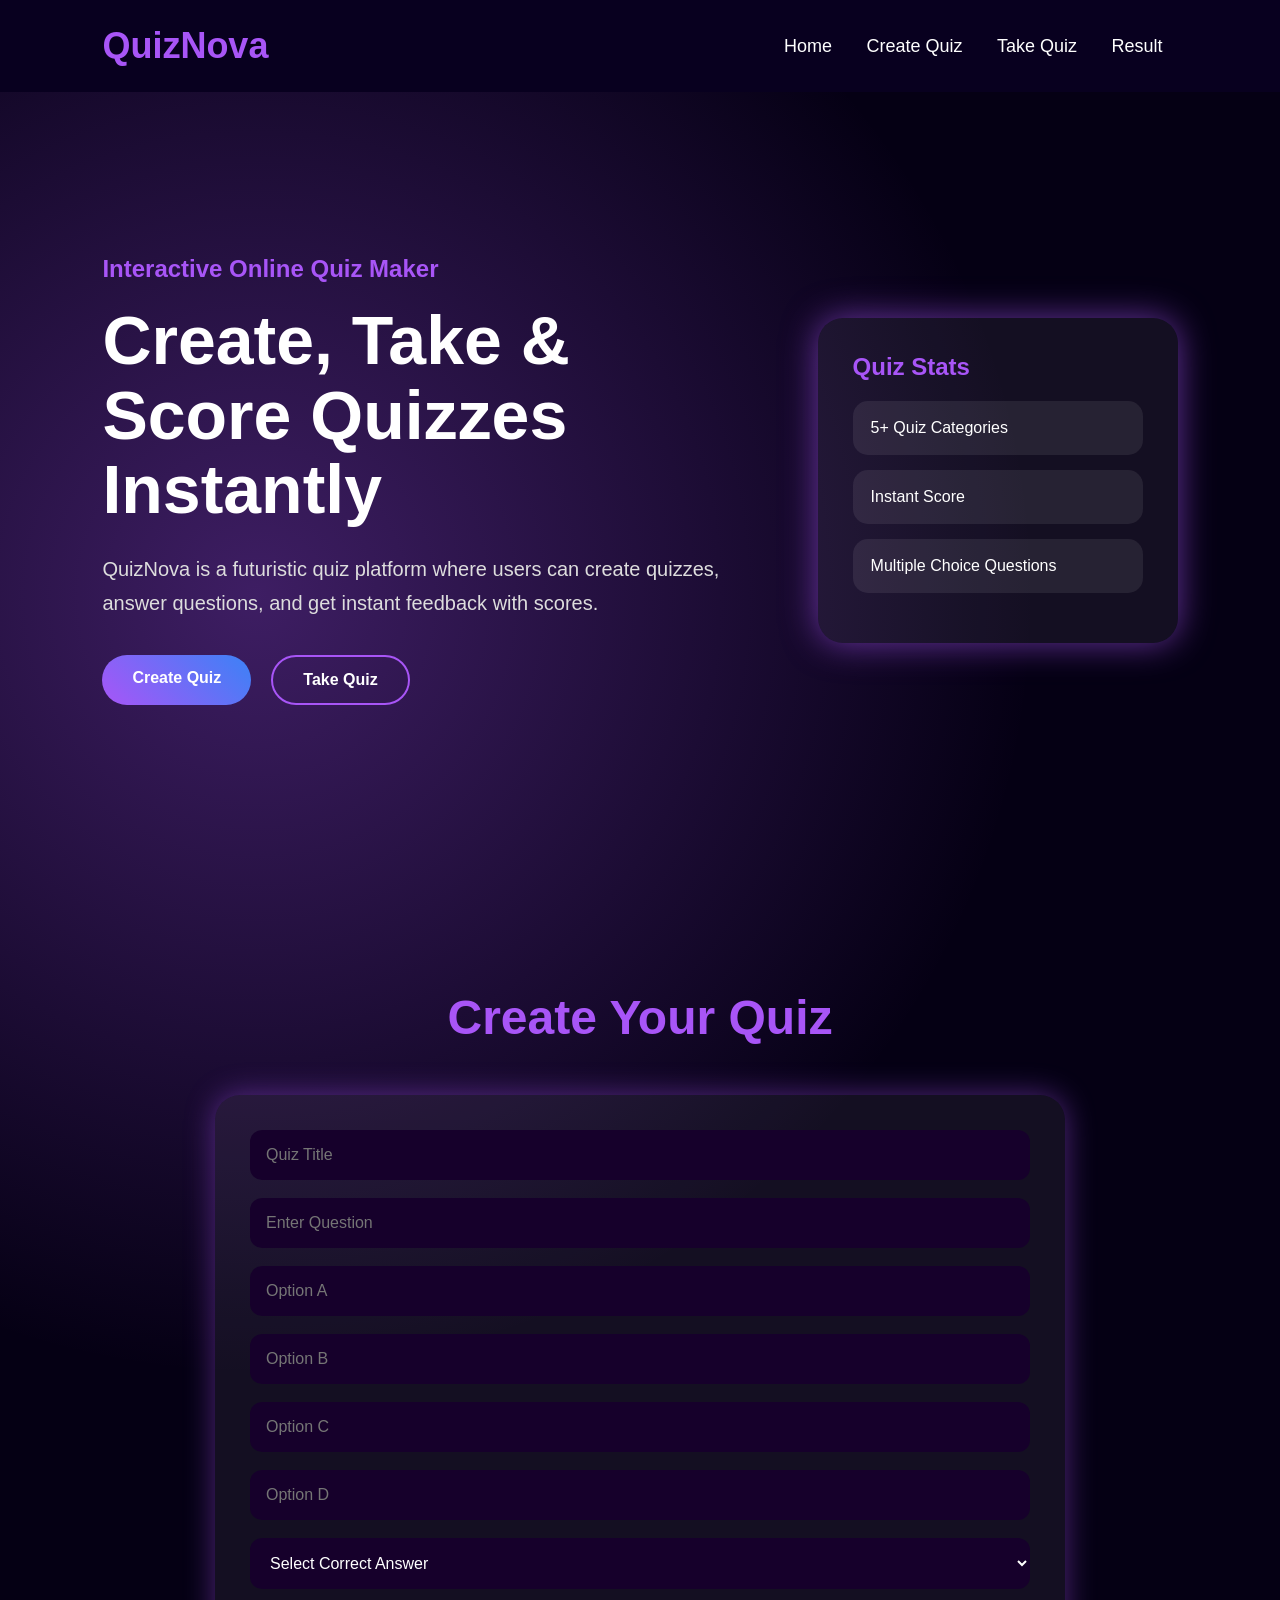
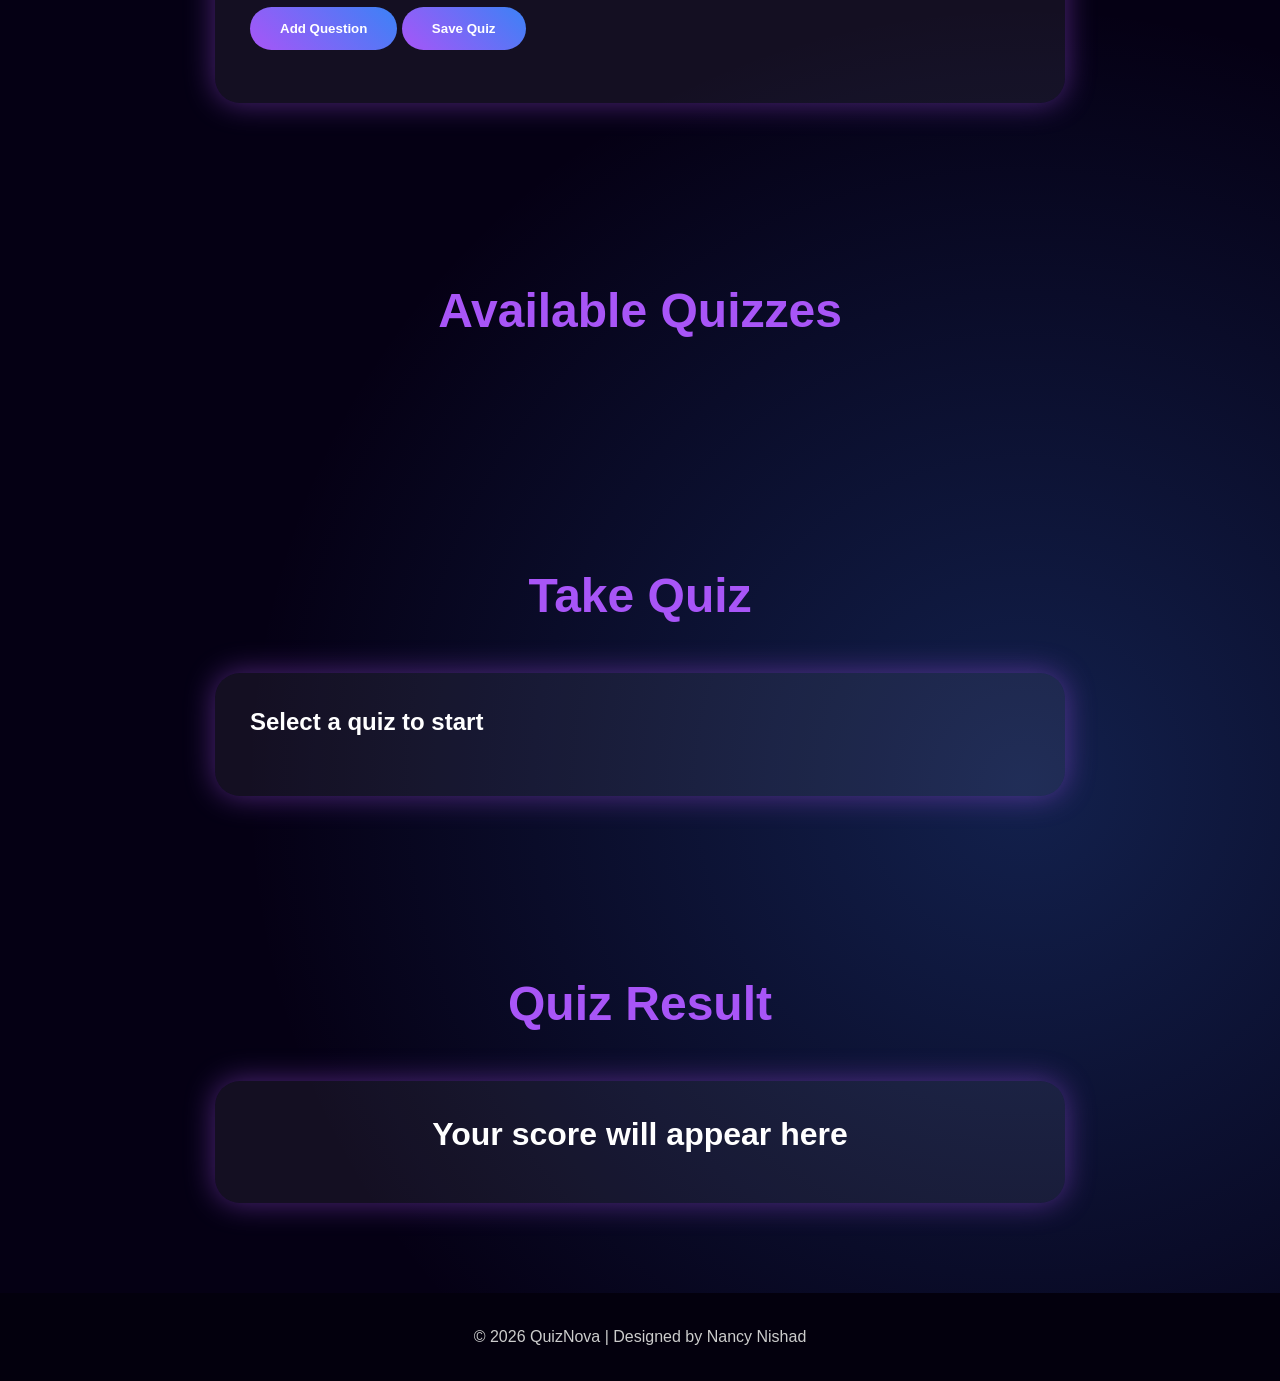
<file: quiz-maker/index.html>
<!DOCTYPE html>
<html lang="en">
<head>
    <meta charset="UTF-8">
    <meta name="viewport" content="width=device-width, initial-scale=1.0">
    <title>QuizNova | Online Quiz Maker</title>
    <link rel="stylesheet" href="style.css">
</head>
<body>

<header>
    <div class="logo">QuizNova</div>

    <nav>
        <a href="#home">Home</a>
        <a href="#create">Create Quiz</a>
        <a href="#quizzes">Take Quiz</a>
        <a href="#result">Result</a>
    </nav>
</header>

<section class="hero" id="home">
    <div class="hero-text">
        <h3>Interactive Online Quiz Maker</h3>
        <h1>Create, Take & Score Quizzes Instantly</h1>
        <p>
            QuizNova is a futuristic quiz platform where users can create quizzes,
            answer questions, and get instant feedback with scores.
        </p>

        <div class="hero-buttons">
            <a href="#create" class="btn">Create Quiz</a>
            <a href="#quizzes" class="btn-outline">Take Quiz</a>
        </div>
    </div>

    <div class="hero-card">
        <h2>Quiz Stats</h2>
        <div class="stat-box">5+ Quiz Categories</div>
        <div class="stat-box">Instant Score</div>
        <div class="stat-box">Multiple Choice Questions</div>
    </div>
</section>

<section class="create-section" id="create">
    <h1 class="section-title">Create Your Quiz</h1>

    <div class="form-card">
        <input type="text" id="quizTitle" placeholder="Quiz Title">

        <input type="text" id="question" placeholder="Enter Question">

        <input type="text" id="option1" placeholder="Option A">
        <input type="text" id="option2" placeholder="Option B">
        <input type="text" id="option3" placeholder="Option C">
        <input type="text" id="option4" placeholder="Option D">

        <select id="correctAnswer">
            <option value="">Select Correct Answer</option>
            <option value="0">Option A</option>
            <option value="1">Option B</option>
            <option value="2">Option C</option>
            <option value="3">Option D</option>
        </select>

        <button onclick="addQuestion()">Add Question</button>
        <button onclick="saveQuiz()">Save Quiz</button>

        <p id="createMessage"></p>
    </div>
</section>

<section class="quiz-list-section" id="quizzes">
    <h1 class="section-title">Available Quizzes</h1>

    <div id="quizList" class="quiz-list"></div>
</section>

<section class="take-section">
    <h1 class="section-title">Take Quiz</h1>

    <div id="quizBox" class="quiz-box">
        <h2 id="activeQuizTitle">Select a quiz to start</h2>
        <p id="activeQuestion"></p>

        <div id="optionsBox"></div>

        <button id="nextBtn" onclick="nextQuestion()">Next Question</button>
    </div>
</section>

<section class="result-section" id="result">
    <h1 class="section-title">Quiz Result</h1>

    <div class="result-card">
        <h2 id="scoreText">Your score will appear here</h2>
        <p id="feedbackText"></p>
    </div>
</section>

<footer>
    © 2026 QuizNova | Designed by Nancy Nishad
</footer>

<script src="script.js"></script>
</body>
</html>
</file>
<file: calculator/style.css>
*{
    margin: 0;
    padding: 0;
    box-sizing: border-box;
}

body{
    min-height: 100vh;
    font-family: 'Poppins', sans-serif;
    background:
        radial-gradient(circle at top left, rgba(168,85,247,0.35), transparent 35%),
        radial-gradient(circle at bottom right, rgba(59,130,246,0.28), transparent 35%),
        #070014;
    color: white;
    display: flex;
    justify-content: center;
    align-items: center;
}

/* CONTAINER */

.calculator-container{
    text-align: center;
}

.calculator-container h1{
    font-size: 42px;
    margin-bottom: 25px;
    color: #c084fc;
    text-shadow: 0 0 20px #a855f7;
}

/* CALCULATOR BOX */

.calculator{
    width: 360px;
    padding: 25px;
    border-radius: 28px;
    background: rgba(255,255,255,0.08);
    border: 1px solid rgba(255,255,255,0.18);
    backdrop-filter: blur(18px);
    box-shadow:
        0 0 30px rgba(168,85,247,0.7),
        inset 0 0 20px rgba(255,255,255,0.05);
}

/* DISPLAY */

#display{
    width: 100%;
    height: 80px;
    border: none;
    outline: none;
    border-radius: 18px;
    margin-bottom: 22px;
    padding: 18px;
    font-size: 32px;
    text-align: right;
    color: white;
    background: rgba(0,0,0,0.35);
    box-shadow: inset 0 0 15px rgba(168,85,247,0.4);
}

#display::placeholder{
    color: #bbb;
}

/* BUTTON GRID */

.buttons{
    display: grid;
    grid-template-columns: repeat(4, 1fr);
    gap: 14px;
}

button{
    height: 65px;
    border: none;
    border-radius: 16px;
    font-size: 20px;
    font-weight: 600;
    color: white;
    background: rgba(255,255,255,0.1);
    cursor: pointer;
    transition: 0.25s;
}

button:hover{
    transform: translateY(-4px);
    background: rgba(168,85,247,0.55);
    box-shadow:
        0 0 18px rgba(168,85,247,0.8),
        0 0 35px rgba(59,130,246,0.4);
}

.operator{
    color: #c084fc;
    background: rgba(168,85,247,0.16);
}

.equal{
    background: linear-gradient(45deg,#a855f7,#3b82f6);
    grid-column: span 1;
}

.zero{
    grid-column: span 2;
}

/* FOOTER */

.footer-text{
    margin-top: 18px;
    color: #cfcfcf;
    font-size: 14px;
}

/* RESPONSIVE */

@media(max-width: 450px){

    .calculator{
        width: 92vw;
    }

    .calculator-container h1{
        font-size: 32px;
    }

    button{
        height: 58px;
        font-size: 18px;
    }
}
</file>
<file: ecommerce/style.css>
*{
    margin:0;
    padding:0;
    box-sizing:border-box;
    font-family:Arial, sans-serif;
}

html{
    scroll-behavior:smooth;
}

body{
    background:
        radial-gradient(circle at 20% 20%, rgba(168,85,247,0.35), transparent 30%),
        radial-gradient(circle at 80% 80%, rgba(59,130,246,0.25), transparent 30%),
        #050014;
    color:white;
}

/* HEADER */

header{
    width:100%;
    padding:25px 8%;
    display:flex;
    justify-content:space-between;
    align-items:center;
    background:#08001f;
    position:fixed;
    top:0;
    left:0;
    z-index:1000;
}

.logo{
    font-size:36px;
    font-weight:bold;
    color:#a855f7;
}

nav a{
    color:white;
    text-decoration:none;
    margin:0 15px;
    font-size:18px;
}

nav a:hover{
    color:#a855f7;
}

/* COMMON */

section{
    padding:90px 8%;
}

.section-title{
    text-align:center;
    font-size:48px;
    color:#a855f7;
    margin-bottom:50px;
}

.btn,
button{
    padding:14px 30px;
    border-radius:30px;
    border:none;
    background:linear-gradient(45deg,#a855f7,#3b82f6);
    color:white;
    font-weight:bold;
    cursor:pointer;
    text-decoration:none;
    transition:0.3s;
}

.btn:hover,
button:hover{
    transform:translateY(-4px);
    box-shadow:0 0 25px rgba(168,85,247,0.8);
}

/* HERO */

.hero{
    min-height:100vh;
    padding:140px 8% 80px;
    display:flex;
    justify-content:space-between;
    align-items:center;
    gap:50px;
}

.hero-text{
    max-width:650px;
}

.hero-text h3{
    color:#a855f7;
    font-size:24px;
    margin-bottom:20px;
}

.hero-text h1{
    font-size:70px;
    line-height:1.1;
    margin-bottom:25px;
}

.hero-text p{
    font-size:20px;
    color:#ddd;
    line-height:1.7;
    margin-bottom:35px;
}

.hero-card{
    width:360px;
    padding:35px;
    border-radius:25px;
    background:rgba(255,255,255,0.06);
    box-shadow:0 0 35px rgba(168,85,247,0.6);
    text-align:center;
}

.hero-card h2{
    color:#a855f7;
    margin-bottom:20px;
}

.hero-card p{
    font-size:24px;
    margin-bottom:20px;
}

.hero-card h1{
    font-size:55px;
    color:#3b82f6;
}

/* FILTER */

.filters{
    display:flex;
    justify-content:center;
    gap:20px;
    flex-wrap:wrap;
}

/* PRODUCTS */

.products-grid{
    display:grid;
    grid-template-columns:repeat(auto-fit,minmax(260px,1fr));
    gap:30px;
}

.product-card{
    background:rgba(255,255,255,0.06);
    padding:30px;
    border-radius:22px;
    text-align:center;
    box-shadow:0 0 25px rgba(168,85,247,0.45);
    transition:0.3s;
}

.product-card:hover{
    transform:translateY(-10px);
    box-shadow:0 0 45px rgba(168,85,247,0.9);
}

.product-img{
    font-size:70px;
    margin-bottom:20px;
}

.product-card h2{
    margin-bottom:12px;
}

.product-card p{
    color:#ddd;
    margin-bottom:12px;
}

.product-card h3{
    color:#a855f7;
    font-size:26px;
    margin-bottom:20px;
}

/* CART */

.cart-box,
.checkout-card,
.login-card{
    max-width:850px;
    margin:auto;
    background:rgba(255,255,255,0.06);
    padding:35px;
    border-radius:25px;
    box-shadow:0 0 30px rgba(168,85,247,0.45);
}

#cartItems{
    list-style:none;
    margin-bottom:25px;
}

#cartItems li{
    padding:15px;
    background:rgba(255,255,255,0.08);
    border-radius:12px;
    margin-bottom:12px;
    display:flex;
    justify-content:space-between;
    gap:15px;
}

/* FORMS */

input{
    width:100%;
    padding:16px;
    margin-bottom:18px;
    border:none;
    outline:none;
    border-radius:12px;
    background:#16002b;
    color:white;
    font-size:16px;
}

.login-card h2{
    margin-bottom:20px;
    color:#a855f7;
}

/* NOTIFICATION */

#notification{
    position:fixed;
    top:100px;
    right:30px;
    background:#a855f7;
    color:white;
    padding:15px 25px;
    border-radius:12px;
    display:none;
    font-weight:bold;
    z-index:9999;
    box-shadow:0 0 25px rgba(168,85,247,0.8);
}

/* FOOTER */

footer{
    text-align:center;
    padding:35px;
    background:#03000d;
    color:#ccc;
}

/* RESPONSIVE */

@media(max-width:900px){

    header{
        flex-direction:column;
        gap:15px;
    }

    nav{
        display:flex;
        flex-wrap:wrap;
        justify-content:center;
        gap:10px;
    }

    .hero{
        flex-direction:column;
        text-align:center;
    }

    .hero-text h1{
        font-size:45px;
    }

    .hero-card{
        width:100%;
    }

    .section-title{
        font-size:38px;
    }
}
</file>
<file: job-board/style.css>
*{
  margin:0;
  padding:0;
  box-sizing:border-box;
  font-family:Arial, sans-serif;
}

html{
  scroll-behavior:smooth;
}

body{
  background:#050014;
  color:white;
}

/* NAVBAR */

header{
  width:100%;
  padding:25px 8%;
  display:flex;
  justify-content:space-between;
  align-items:center;
  background:#08001f;
  position:fixed;
  top:0;
  left:0;
  z-index:1000;
}

.logo{
  font-size:36px;
  font-weight:bold;
  color:#a855f7;
}

nav a{
  color:white;
  text-decoration:none;
  margin:0 15px;
  font-size:18px;
}

nav a:hover{
  color:#a855f7;
}

.apply-btn,
.btn,
.btn-outline,
button{
  padding:14px 30px;
  border-radius:30px;
  border:none;
  background:linear-gradient(45deg,#a855f7,#3b82f6);
  color:white;
  font-weight:bold;
  cursor:pointer;
  text-decoration:none;
}

.btn-outline{
  background:transparent;
  border:2px solid #a855f7;
}

/* HERO */

.hero{
  min-height:100vh;
  padding:140px 8% 80px;
  display:flex;
  justify-content:space-between;
  align-items:center;
  gap:50px;
  background:
    radial-gradient(circle at left, rgba(168,85,247,0.35), transparent 35%),
    radial-gradient(circle at right, rgba(59,130,246,0.25), transparent 35%);
}

.hero-text{
  max-width:650px;
}

.hero-text h3{
  color:#a855f7;
  font-size:24px;
  margin-bottom:20px;
}

.hero-text h1{
  font-size:70px;
  line-height:1.1;
  margin-bottom:25px;
}

.hero-text p{
  font-size:20px;
  color:#ddd;
  line-height:1.7;
}

.hero-buttons{
  margin-top:35px;
  display:flex;
  gap:20px;
}

.featured-card{
  width:360px;
  padding:35px;
  border-radius:25px;
  background:rgba(255,255,255,0.06);
  box-shadow:0 0 35px rgba(168,85,247,0.6);
}

.featured-card h2{
  color:#a855f7;
  margin-bottom:20px;
}

.mini-job{
  background:rgba(255,255,255,0.08);
  padding:18px;
  border-radius:15px;
  margin-bottom:15px;
}

/* SECTIONS */

section{
  padding:90px 8%;
}

.section-title{
  text-align:center;
  font-size:48px;
  color:#a855f7;
  margin-bottom:50px;
}

/* SEARCH */

.search-section h2{
  font-size:32px;
  margin-bottom:20px;
}

.search-box{
  display:flex;
  gap:15px;
}

.search-box input{
  flex:1;
}

/* JOBS */

.jobs-grid{
  display:grid;
  grid-template-columns:repeat(auto-fit,minmax(260px,1fr));
  gap:30px;
}

.job-card,
.dashboard-card,
.candidate-card,
.apply-card{
  background:rgba(255,255,255,0.06);
  padding:30px;
  border-radius:22px;
  box-shadow:0 0 25px rgba(168,85,247,0.45);
}

.job-card{
  transition:0.3s;
}

.job-card:hover{
  transform:translateY(-10px);
  box-shadow:0 0 45px rgba(168,85,247,0.9);
}

.job-card h2{
  font-size:30px;
  margin-bottom:12px;
}

.job-card h4{
  color:#a855f7;
  margin-bottom:15px;
}

.job-card p{
  color:#ddd;
  margin-bottom:10px;
}

.apply-job-btn{
  margin-top:15px;
}

/* FORMS */

input,
textarea{
  width:100%;
  padding:16px;
  margin-bottom:18px;
  border:none;
  outline:none;
  border-radius:12px;
  background:#16002b;
  color:white;
  font-size:16px;
}

textarea{
  min-height:130px;
  resize:none;
}

.dashboard-card,
.apply-card{
  max-width:850px;
  margin:auto;
}

.dashboard-card h2{
  margin-bottom:20px;
}

.candidate-card{
  display:flex;
  justify-content:space-between;
  gap:30px;
  flex-wrap:wrap;
}

/* NOTIFICATION */

#notification{
  position:fixed;
  top:100px;
  right:30px;
  background:#a855f7;
  color:white;
  padding:15px 25px;
  border-radius:12px;
  display:none;
  font-weight:bold;
  z-index:9999;
  box-shadow:0 0 25px rgba(168,85,247,0.8);
}

/* FOOTER */

footer{
  text-align:center;
  padding:35px;
  background:#03000d;
  color:#ccc;
}

/* RESPONSIVE */

@media(max-width:900px){

  header{
    flex-direction:column;
    gap:15px;
  }

  nav{
    display:flex;
    flex-wrap:wrap;
    justify-content:center;
    gap:10px;
  }

  .hero{
    flex-direction:column;
    text-align:center;
  }

  .hero-text h1{
    font-size:45px;
  }

  .hero-buttons{
    justify-content:center;
    flex-wrap:wrap;
  }

  .featured-card{
    width:100%;
  }

  .search-box{
    flex-direction:column;
  }
}
</file>
<file: landing-page/style.css>
*{
    margin: 0;
    padding: 0;
    box-sizing: border-box;
}

html{
    scroll-behavior: smooth;
}

body{
    font-family: 'Poppins', sans-serif;
    background: #070014;
    color: white;
    overflow-x: hidden;
}

/* HEADER */

header{
    width: 100%;
    padding: 20px 8%;
    position: fixed;
    top: 0;
    left: 0;
    z-index: 1000;
    background: rgba(10, 0, 30, 0.75);
    backdrop-filter: blur(12px);
}

nav{
    display: flex;
    justify-content: space-between;
    align-items: center;
}

.logo{
    font-size: 30px;
    font-weight: 800;
    color: #a855f7;
}

nav ul{
    display: flex;
    gap: 30px;
    list-style: none;
}

nav ul li a{
    text-decoration: none;
    color: white;
    font-weight: 500;
}

nav ul li a:hover{
    color: #a855f7;
}

.nav-btn{
    text-decoration: none;
    color: white;
    padding: 12px 25px;
    border-radius: 30px;
    background: linear-gradient(45deg,#a855f7,#3b82f6);
}

/* HERO */

.hero{
    min-height: 100vh;
    padding: 140px 8% 80px;
    display: flex;
    align-items: center;
    justify-content: space-between;
    gap: 70px;
    background:
        radial-gradient(circle at top left, rgba(168,85,247,0.35), transparent 35%),
        radial-gradient(circle at bottom right, rgba(59,130,246,0.25), transparent 35%);
}

.hero-text{
    flex: 1;
}

.tagline{
    color: #c084fc;
    font-weight: 600;
    letter-spacing: 1px;
}

.hero-text h1{
    font-size: 62px;
    line-height: 1.1;
    margin: 20px 0;
}

.hero-text p{
    color: #d1d5db;
    line-height: 1.8;
    max-width: 600px;
    margin-bottom: 30px;
}

.hero-buttons{
    display: flex;
    gap: 20px;
    flex-wrap: wrap;
}

.btn{
    display: inline-block;
    text-decoration: none;
    color: white;
    padding: 14px 32px;
    border-radius: 40px;
    background: linear-gradient(45deg,#a855f7,#3b82f6);
    font-weight: 600;
    transition: 0.3s;
}

.btn:hover{
    transform: translateY(-5px);
    box-shadow: 0 0 25px #a855f7;
}

.secondary-btn{
    background: transparent;
    border: 2px solid #a855f7;
}

/* PHONE MOCKUP */

.hero-card{
    flex: 1;
    display: flex;
    justify-content: center;
}

.phone-mockup{
    width: 310px;
    min-height: 560px;
    border-radius: 40px;
    background: rgba(255,255,255,0.08);
    border: 2px solid rgba(255,255,255,0.18);
    backdrop-filter: blur(20px);
    box-shadow:
        0 0 35px rgba(168,85,247,0.8),
        inset 0 0 25px rgba(255,255,255,0.08);
    padding: 28px;
    animation: float 4s ease-in-out infinite;
}

.app-header{
    text-align: center;
    font-size: 22px;
    font-weight: 700;
    color: #c084fc;
    margin-bottom: 50px;
}

.focus-circle{
    width: 210px;
    height: 210px;
    border-radius: 50%;
    margin: auto;
    display: flex;
    flex-direction: column;
    justify-content: center;
    align-items: center;
    background:
        radial-gradient(circle, rgba(168,85,247,0.4), rgba(59,130,246,0.15));
    border: 8px solid #a855f7;
    box-shadow: 0 0 35px #a855f7;
}

.focus-circle span{
    font-size: 48px;
    font-weight: 800;
}

.focus-circle p{
    color: #ddd;
}

.mini-stats{
    display: flex;
    gap: 20px;
    margin-top: 45px;
}

.mini-stats div{
    flex: 1;
    padding: 18px;
    text-align: center;
    border-radius: 18px;
    background: rgba(255,255,255,0.08);
}

.mini-stats h3{
    color: #c084fc;
}

@keyframes float{
    0%{
        transform: translateY(0);
    }

    50%{
        transform: translateY(-18px);
    }

    100%{
        transform: translateY(0);
    }
}

/* COMMON SECTION */

section{
    padding: 110px 8%;
}

.section-title{
    text-align: center;
    font-size: 44px;
    color: #c084fc;
    margin-bottom: 15px;
}

.section-subtitle{
    text-align: center;
    color: #d1d5db;
    margin-bottom: 60px;
}

/* FEATURES */

.feature-container{
    display: grid;
    grid-template-columns: repeat(auto-fit,minmax(250px,1fr));
    gap: 28px;
}

.feature-card{
    padding: 35px;
    border-radius: 22px;
    background: rgba(255,255,255,0.07);
    border: 1px solid rgba(255,255,255,0.12);
    transition: 0.3s;
}

.feature-card:hover{
    transform: translateY(-12px) scale(1.03);

    box-shadow:
    0 0 25px rgba(168,85,247,0.8),
    0 0 50px rgba(59,130,246,0.4);
}

.feature-card h3{
    color: #c084fc;
    margin-bottom: 15px;
}

.feature-card p{
    color: #d1d5db;
    line-height: 1.7;
}

/* HOW IT WORKS */

.steps-container{
    display: grid;
    grid-template-columns: repeat(auto-fit,minmax(250px,1fr));
    gap: 28px;
}

.step{
    padding: 35px;
    border-radius: 22px;
    background: linear-gradient(145deg,rgba(168,85,247,0.18),rgba(59,130,246,0.08));
    border: 1px solid rgba(255,255,255,0.12);
}

.step span{
    font-size: 40px;
    color: #a855f7;
    font-weight: 800;
}

.step h3{
    margin: 15px 0;
}

.step p{
    color: #d1d5db;
    line-height: 1.7;
}

/* BENEFITS */

.benefits{
    display: flex;
    align-items: center;
    gap: 70px;
    flex-wrap: wrap;
}

.benefit-text{
    flex: 1;
}

.benefit-text h2{
    font-size: 45px;
    color: #c084fc;
    margin-bottom: 20px;
}

.benefit-text p{
    color: #d1d5db;
    line-height: 1.8;
    margin-bottom: 20px;
}

.benefit-text ul{
    list-style: none;
}

.benefit-text ul li{
    margin: 15px 0;
    color: #e5e7eb;
}

.benefit-text ul li::before{
    content: "✔ ";
    color: #a855f7;
}

.benefit-box{
    flex: 1;
    padding: 50px;
    border-radius: 30px;
    text-align: center;
    background: rgba(255,255,255,0.08);
    border: 1px solid rgba(255,255,255,0.14);
    box-shadow: 0 0 30px rgba(168,85,247,0.5);
}

.benefit-box h1{
    font-size: 80px;
    color: #a855f7;
}

/* DOWNLOAD */

.download{
    text-align: center;
    background:
        radial-gradient(circle, rgba(168,85,247,0.28), transparent 55%);
}

.download h2{
    font-size: 45px;
    color: #c084fc;
    margin-bottom: 20px;
}

.download p{
    color: #d1d5db;
    margin-bottom: 30px;
}

/* FOOTER */

footer{
    padding: 30px;
    text-align: center;
    background: #03000a;
    color: #aaa;
}

/* RESPONSIVE */

@media(max-width: 900px){

    nav ul{
        display: none;
    }

    .hero{
        flex-direction: column;
        text-align: center;
    }

    .hero-text h1{
        font-size: 42px;
    }

    .hero-buttons{
        justify-content: center;
    }

    .benefits{
        text-align: center;
    }
}
/* JS ANIMATION CLASSES */

section{
    opacity: 0;
    transform: translateY(35px);
    transition: 0.8s ease;
}

section.show{
    opacity: 1;
    transform: translateY(0);
}

header.active{
    box-shadow: 0 0 25px rgba(168,85,247,0.5);
}
nav ul li a{
    position: relative;
    transition: 0.3s;
}

nav ul li a:hover{
    color: #c084fc;
    text-shadow: 0 0 15px #c084fc;
}
html{
    scroll-padding-top: 100px;
}
</file>
<file: project-management/style.css>
*{
    margin:0;
    padding:0;
    box-sizing:border-box;
    font-family:Arial, sans-serif;
}

html{
    scroll-behavior:smooth;
}

body{
    background:
        radial-gradient(circle at 20% 20%, rgba(168,85,247,0.35), transparent 30%),
        radial-gradient(circle at 80% 80%, rgba(59,130,246,0.25), transparent 30%),
        #050014;
    color:white;
}

/* HEADER */

header{
    width:100%;
    padding:25px 8%;
    display:flex;
    justify-content:space-between;
    align-items:center;
    background:#08001f;
    position:fixed;
    top:0;
    left:0;
    z-index:1000;
}

.logo{
    font-size:36px;
    font-weight:bold;
    color:#a855f7;
}

nav a{
    color:white;
    text-decoration:none;
    margin:0 15px;
    font-size:18px;
}

nav a:hover{
    color:#a855f7;
}

/* COMMON */

section{
    padding:90px 8%;
}

.section-title{
    text-align:center;
    font-size:48px;
    color:#a855f7;
    margin-bottom:50px;
}

.btn,
button{
    padding:14px 30px;
    border-radius:30px;
    border:none;
    background:linear-gradient(45deg,#a855f7,#3b82f6);
    color:white;
    font-weight:bold;
    cursor:pointer;
    text-decoration:none;
    transition:0.3s;
}

.btn:hover,
button:hover{
    transform:translateY(-4px);
    box-shadow:0 0 25px rgba(168,85,247,0.8);
}

/* HERO */

.hero{
    min-height:100vh;
    padding:140px 8% 80px;
    display:flex;
    justify-content:space-between;
    align-items:center;
    gap:50px;
}

.hero-text{
    max-width:650px;
}

.hero-text h3{
    color:#a855f7;
    font-size:24px;
    margin-bottom:20px;
}

.hero-text h1{
    font-size:70px;
    line-height:1.1;
    margin-bottom:25px;
}

.hero-text p{
    font-size:20px;
    color:#ddd;
    line-height:1.7;
    margin-bottom:35px;
}

.hero-card{
    width:360px;
    padding:35px;
    border-radius:25px;
    background:rgba(255,255,255,0.06);
    box-shadow:0 0 35px rgba(168,85,247,0.6);
    text-align:center;
}

.hero-card h2{
    color:#a855f7;
    margin-bottom:25px;
}

.progress-circle{
    width:180px;
    height:180px;
    margin:auto;
    border-radius:50%;
    border:10px solid #a855f7;
    display:flex;
    align-items:center;
    justify-content:center;
    font-size:42px;
    font-weight:bold;
    box-shadow:0 0 30px rgba(168,85,247,0.8);
    margin-bottom:20px;
}

/* DASHBOARD */

.stats-grid{
    display:grid;
    grid-template-columns:repeat(auto-fit,minmax(220px,1fr));
    gap:25px;
}

.stat-card{
    background:rgba(255,255,255,0.06);
    padding:30px;
    border-radius:20px;
    text-align:center;
    box-shadow:0 0 25px rgba(168,85,247,0.45);
}

.stat-card h2{
    font-size:46px;
    color:#a855f7;
    margin-bottom:10px;
}

/* FORM */

.form-card{
    max-width:850px;
    margin:auto;
    background:rgba(255,255,255,0.06);
    padding:35px;
    border-radius:25px;
    box-shadow:0 0 30px rgba(168,85,247,0.45);
}

input,
select{
    width:100%;
    padding:16px;
    margin-bottom:18px;
    border:none;
    outline:none;
    border-radius:12px;
    background:#16002b;
    color:white;
    font-size:16px;
}

select option{
    color:black;
}

/* TASK LIST */

.task-list{
    display:grid;
    grid-template-columns:repeat(auto-fit,minmax(280px,1fr));
    gap:25px;
}

.task-card{
    background:rgba(255,255,255,0.06);
    padding:28px;
    border-radius:22px;
    box-shadow:0 0 25px rgba(168,85,247,0.45);
    transition:0.3s;
}

.task-card:hover{
    transform:translateY(-8px);
    box-shadow:0 0 40px rgba(168,85,247,0.8);
}

.task-card h2{
    color:#a855f7;
    margin-bottom:15px;
}

.task-card p{
    color:#ddd;
    margin-bottom:10px;
}

.status{
    padding:8px 15px;
    border-radius:20px;
    display:inline-block;
    margin:12px 0;
    background:#3b82f6;
}

.completed{
    background:#22c55e;
}

.complete-btn{
    margin-top:15px;
}

/* NOTIFICATION */

#notification{
    position:fixed;
    top:100px;
    right:30px;
    background:#a855f7;
    color:white;
    padding:15px 25px;
    border-radius:12px;
    display:none;
    font-weight:bold;
    z-index:9999;
    box-shadow:0 0 25px rgba(168,85,247,0.8);
}

/* FOOTER */

footer{
    text-align:center;
    padding:35px;
    background:#03000d;
    color:#ccc;
}

/* RESPONSIVE */

@media(max-width:900px){

    header{
        flex-direction:column;
        gap:15px;
    }

    nav{
        display:flex;
        flex-wrap:wrap;
        justify-content:center;
        gap:10px;
    }

    .hero{
        flex-direction:column;
        text-align:center;
    }

    .hero-text h1{
        font-size:45px;
    }

    .hero-card{
        width:100%;
    }

    .section-title{
        font-size:38px;
    }
}
</file>
<file: quiz-maker/style.css>
*{
    margin:0;
    padding:0;
    box-sizing:border-box;
    font-family:Arial, sans-serif;
}

html{
    scroll-behavior:smooth;
}

body{
    background:
        radial-gradient(circle at 20% 20%, rgba(168,85,247,0.35), transparent 30%),
        radial-gradient(circle at 80% 80%, rgba(59,130,246,0.25), transparent 30%),
        #050014;
    color:white;
}

/* HEADER */

header{
    width:100%;
    padding:25px 8%;
    display:flex;
    justify-content:space-between;
    align-items:center;
    background:#08001f;
    position:fixed;
    top:0;
    left:0;
    z-index:1000;
}

.logo{
    font-size:36px;
    font-weight:bold;
    color:#a855f7;
}

nav a{
    color:white;
    text-decoration:none;
    margin:0 15px;
    font-size:18px;
}

nav a:hover{
    color:#a855f7;
}

/* HERO */

.hero{
    min-height:100vh;
    padding:140px 8% 80px;
    display:flex;
    justify-content:space-between;
    align-items:center;
    gap:50px;
}

.hero-text{
    max-width:650px;
}

.hero-text h3{
    color:#a855f7;
    font-size:24px;
    margin-bottom:20px;
}

.hero-text h1{
    font-size:68px;
    line-height:1.1;
    margin-bottom:25px;
}

.hero-text p{
    font-size:20px;
    color:#ddd;
    line-height:1.7;
}

.hero-buttons{
    margin-top:35px;
    display:flex;
    gap:20px;
}

.btn,
.btn-outline,
button{
    padding:14px 30px;
    border-radius:30px;
    border:none;
    background:linear-gradient(45deg,#a855f7,#3b82f6);
    color:white;
    font-weight:bold;
    cursor:pointer;
    text-decoration:none;
    transition:0.3s;
}

.btn-outline{
    background:transparent;
    border:2px solid #a855f7;
}

.btn:hover,
.btn-outline:hover,
button:hover{
    transform:translateY(-4px);
    box-shadow:0 0 25px rgba(168,85,247,0.8);
}

.hero-card{
    width:360px;
    padding:35px;
    border-radius:25px;
    background:rgba(255,255,255,0.06);
    box-shadow:0 0 35px rgba(168,85,247,0.6);
}

.hero-card h2{
    color:#a855f7;
    margin-bottom:20px;
}

.stat-box{
    background:rgba(255,255,255,0.08);
    padding:18px;
    border-radius:15px;
    margin-bottom:15px;
}

/* SECTIONS */

section{
    padding:90px 8%;
}

.section-title{
    text-align:center;
    font-size:48px;
    color:#a855f7;
    margin-bottom:50px;
}

/* CARDS */

.form-card,
.quiz-box,
.result-card{
    max-width:850px;
    margin:auto;
    background:rgba(255,255,255,0.06);
    padding:35px;
    border-radius:25px;
    box-shadow:0 0 30px rgba(168,85,247,0.45);
}

input,
select{
    width:100%;
    padding:16px;
    margin-bottom:18px;
    border:none;
    outline:none;
    border-radius:12px;
    background:#16002b;
    color:white;
    font-size:16px;
}

select option{
    color:black;
}

#createMessage{
    margin-top:18px;
    color:#c084fc;
    font-weight:bold;
}

/* QUIZ LIST */

.quiz-list{
    display:grid;
    grid-template-columns:repeat(auto-fit,minmax(260px,1fr));
    gap:25px;
}

.quiz-item{
    background:rgba(255,255,255,0.06);
    padding:25px;
    border-radius:20px;
    box-shadow:0 0 25px rgba(168,85,247,0.45);
    transition:0.3s;
}

.quiz-item:hover{
    transform:translateY(-8px);
    box-shadow:0 0 40px rgba(168,85,247,0.8);
}

.quiz-item h3{
    margin-bottom:15px;
    color:#c084fc;
}

/* TAKE QUIZ */

#activeQuestion{
    font-size:22px;
    margin:25px 0;
    color:#ddd;
}

.option-btn{
    width:100%;
    display:block;
    text-align:left;
    margin-bottom:15px;
    border-radius:15px;
    background:#16002b;
}

.option-btn:hover{
    background:#a855f7;
}

#nextBtn{
    margin-top:20px;
    display:none;
}

/* RESULT */

.result-card{
    text-align:center;
}

.result-card h2{
    font-size:32px;
    margin-bottom:15px;
}

.result-card p{
    color:#ddd;
    font-size:18px;
}

/* FOOTER */

footer{
    text-align:center;
    padding:35px;
    background:#03000d;
    color:#ccc;
}

/* RESPONSIVE */

@media(max-width:900px){

    header{
        flex-direction:column;
        gap:15px;
    }

    nav{
        display:flex;
        flex-wrap:wrap;
        justify-content:center;
        gap:10px;
    }

    .hero{
        flex-direction:column;
        text-align:center;
    }

    .hero-text h1{
        font-size:45px;
    }

    .hero-buttons{
        justify-content:center;
        flex-wrap:wrap;
    }

    .hero-card{
        width:100%;
    }

    .section-title{
        font-size:38px;
    }
}
</file>
